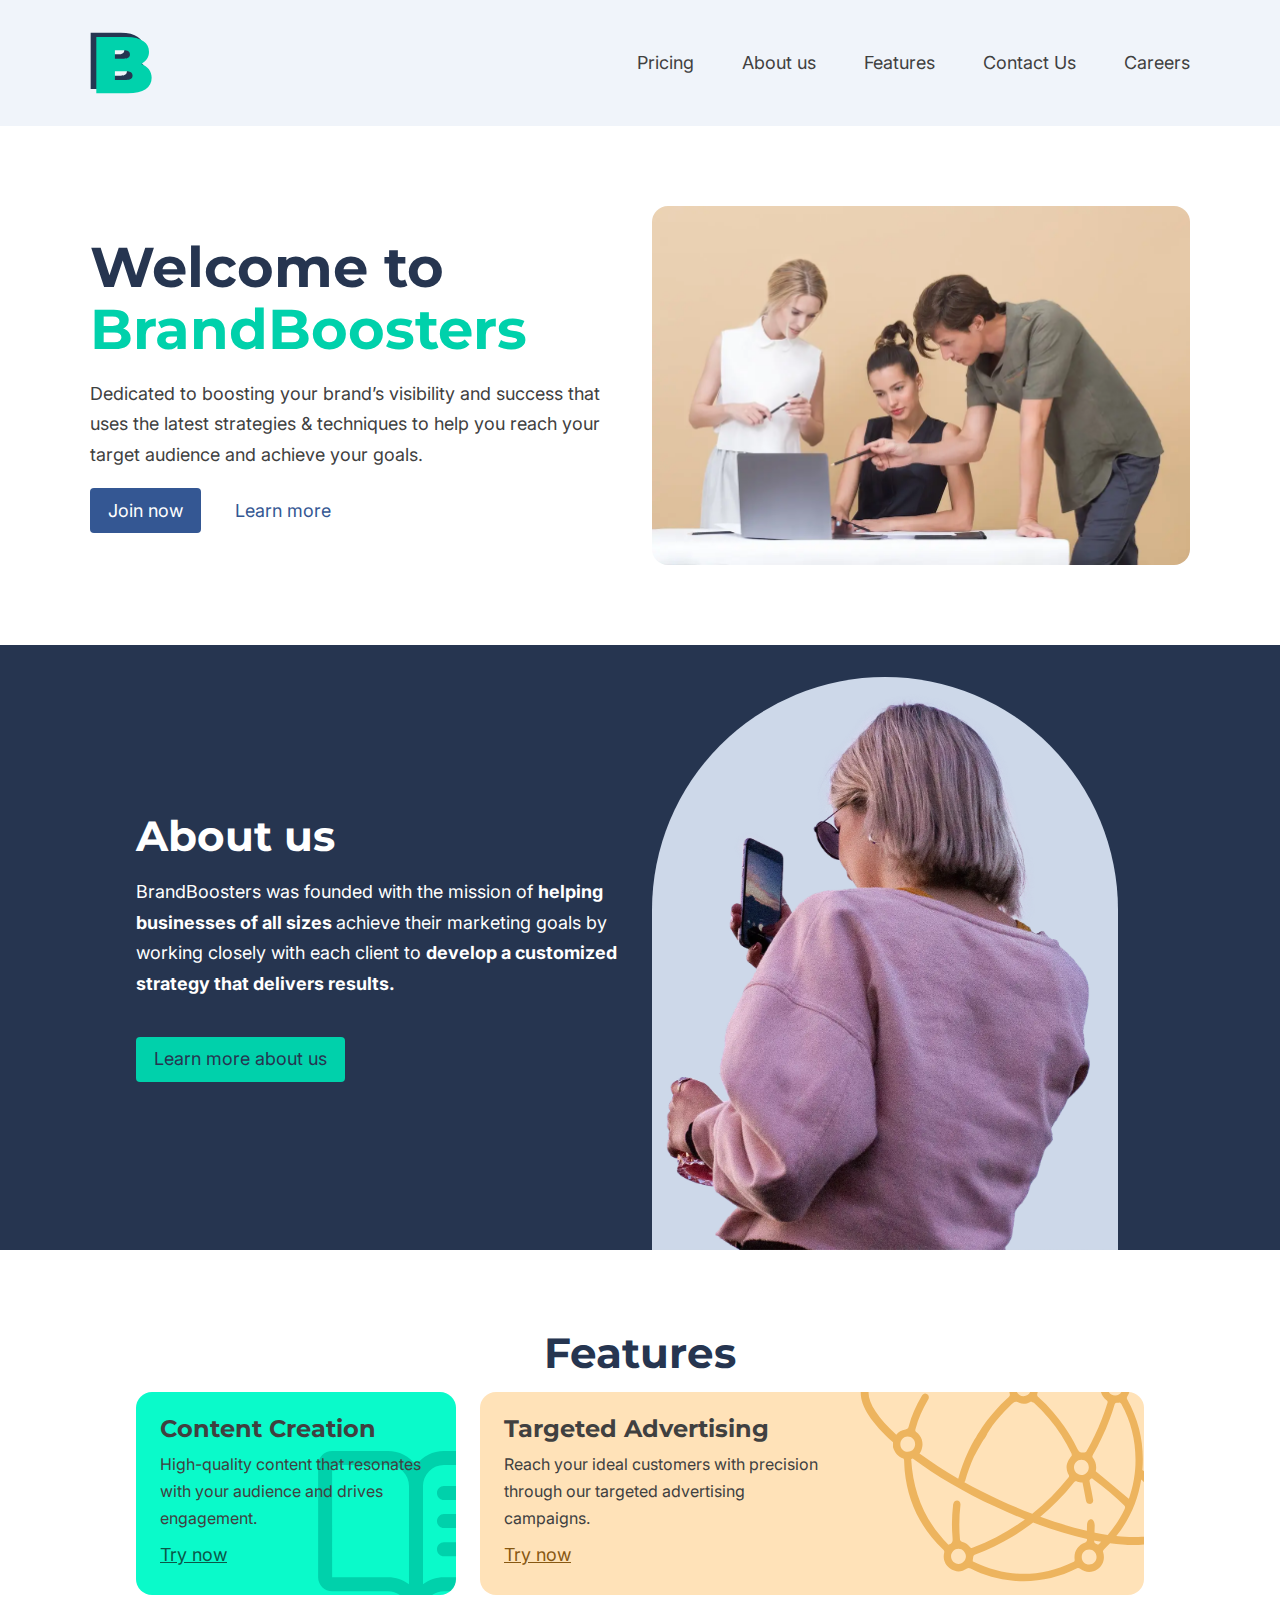
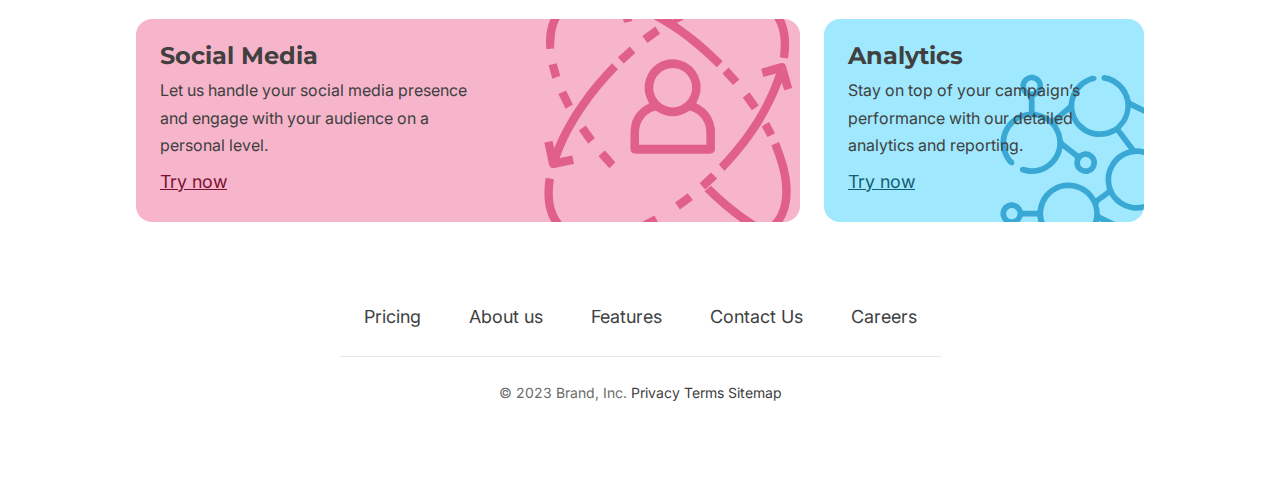
<file: index.html>
<!DOCTYPE html>
<html lang="en">
  <head>
    <meta charset="UTF-8" />
    <link rel="icon" type="image/svg+xml" href="favicon.svg" />
    <meta name="viewport" content="width=device-width, initial-scale=1.0" />
    <link
      href="https://fonts.googleapis.com/css2?family=Inter:wght@400;700&family=Montserrat:wght@700&display=swap"
      rel="stylesheet"
    />
    <title>Homepage</title>
    <link rel="stylesheet" href="./css/main.css" />
    <script src="./main.js" defer></script>
  </head>

  <body>
    <header class="site-header">
      <div class="container" data-type="wide">
        <div class="site-header__inner">
          <!-- nav -->
          <img src="./assets/logo.svg" alt="logo" />
          <nav aria-label="primary navigation">
            <ul class="nav header-nav | flex-group">
              <li><a href="../html/pricing.html">Pricing</a></li>
              <li><a href="./html/about-us.html">About us</a></li>
              <li><a href="#features">Features</a></li>
              <li><a href="./html/pricing.html#contact">Contact Us</a></li>
              <li><a href="#">Careers</a></li>
            </ul>
          </nav>
          <!-- hamburger -->
          <div class="mobile-nav">
            <button class="hamburger"></button>
          </div>
        </div>
      </div>
    </header>

    <main class="homepage" id="homepage">
      <section class="hero | section" id="hero">
        <div class="container" data-type="wide">
          <div class="even-columns vertically-centered">
            <div class="flow">
              <h1 class="heading-1">
                Welcome to
                <span class="clr-brand-accent-400">BrandBoosters</span>
              </h1>
              <p>
                Dedicated to boosting your brand’s visibility and success that
                uses the latest strategies & techniques to help you reach your
                target audience and achieve your goals.
              </p>
              <!-- hero-buttons -->
              <div class="flex-group">
                <a href="" class="button" data-type="primary">Join now</a>
                <a href="./html/about-us.html" class="button">Learn more</a>
              </div>
            </div>

            <div>
              <!-- hero-img -->
              <img
                class="hero__img | border-radius-2"
                src="./assets/group-on-computer.webp"
                alt="group working on a computer"
              />
            </div>
          </div>
        </div>
      </section>

      <section
        class="about | section bg-brand-primary-700 clr-neutral-000"
        id="about"
      >
        <div class="container">
          <div class="even-columns vertically-centered">
            <div class="flow">
              <h2 class="heading-2 clr-neutral-000">About us</h2>
              <p>
                BrandBoosters was founded with the mission of
                <span class="fw-bold">helping businesses of all sizes </span>
                achieve their marketing goals by working closely with each
                client to
                <span class="fw-bold">
                  develop a customized strategy that delivers results.
                </span>
              </p>

              <div>
                <!-- about-button -->
                <a href="./html/about-us.html" class="button" data-type="accent"
                  >Learn more about us</a
                >
              </div>
            </div>

            <div
              class="full-height-image |"
              data-position="right"
              style="--space-top: 2rem"
            >
              <!-- about-img -->
              <img
                class="bg-brand-primary-200 round-top"
                src="./assets/girl-on-phone.webp"
                alt="group working on a computer"
              />
            </div>
          </div>
        </div>
      </section>

      <section class="features | section" id="features">
        <div class="container">
          <h2 class="heading-2 | text-center margin-block-end-4">Features</h2>

          <div class="offset-grid | feature-cards">
            <!-- card 1 -->
            <div class="card | bg-brand-accent-200">
              <h3 class="card__heading">Content Creation</h3>
              <p class="fs-300">
                High-quality content that resonates with your audience and
                drives engagement.
              </p>
              <a href="fs-300">Try now</a>
            </div>
            <!-- card 2-->
            <div class="card | bg-yellow-300">
              <h3 class="card__heading">Targeted Advertising</h3>
              <p class="fs-300">
                Reach your ideal customers with precision through our targeted
                advertising campaigns.
              </p>
              <a href="fs-300">Try now</a>
            </div>
            <!-- card 3 -->
            <div class="card | bg-pink-300">
              <h3 class="card__heading">Social Media</h3>
              <p class="fs-300">
                Let us handle your social media presence and engage with your
                audience on a personal level.
              </p>
              <a href="fs-300">Try now</a>
            </div>
            <!-- card 4 -->
            <div class="card | bg-cyan-300">
              <h3 class="card__heading">Analytics</h3>
              <p class="fs-300">
                Stay on top of your campaign’s performance with our detailed
                analytics and reporting.
              </p>
              <a href="fs-300">Try now</a>
            </div>
          </div>
        </div>
      </section>
    </main>

    <footer class="site-footer |" style="margin-bottom: clamp(3.75rem, 10vh, 5rem);">
      <div class="container">
        <!-- footer-nav -->
        <nav aria-label="primary navigation">
          <ul class="nav | flex-group mx-auto">
            <li><a href="./html/pricing.html">Pricing</a></li>
            <li><a href="./html/about-us.html">About us</a></li>
            <li><a href="#features">Features</a></li>
            <li><a href="../html/pricing.html#contact">Contact Us</a></li>
            <li><a href="#">Careers</a></li>
          </ul>
        </nav>

        <div class="fine-print | fs-200 text-center">
          <p class="fs-200 text-center">
            © 2023 Brand, Inc.
            <a href="#">Privacy</a>
            <a href="#">Terms</a>
            <a href="#">Sitemap</a>
          </p>
        </div>
      </div>
    </footer>
  </body>
</html>
</file>
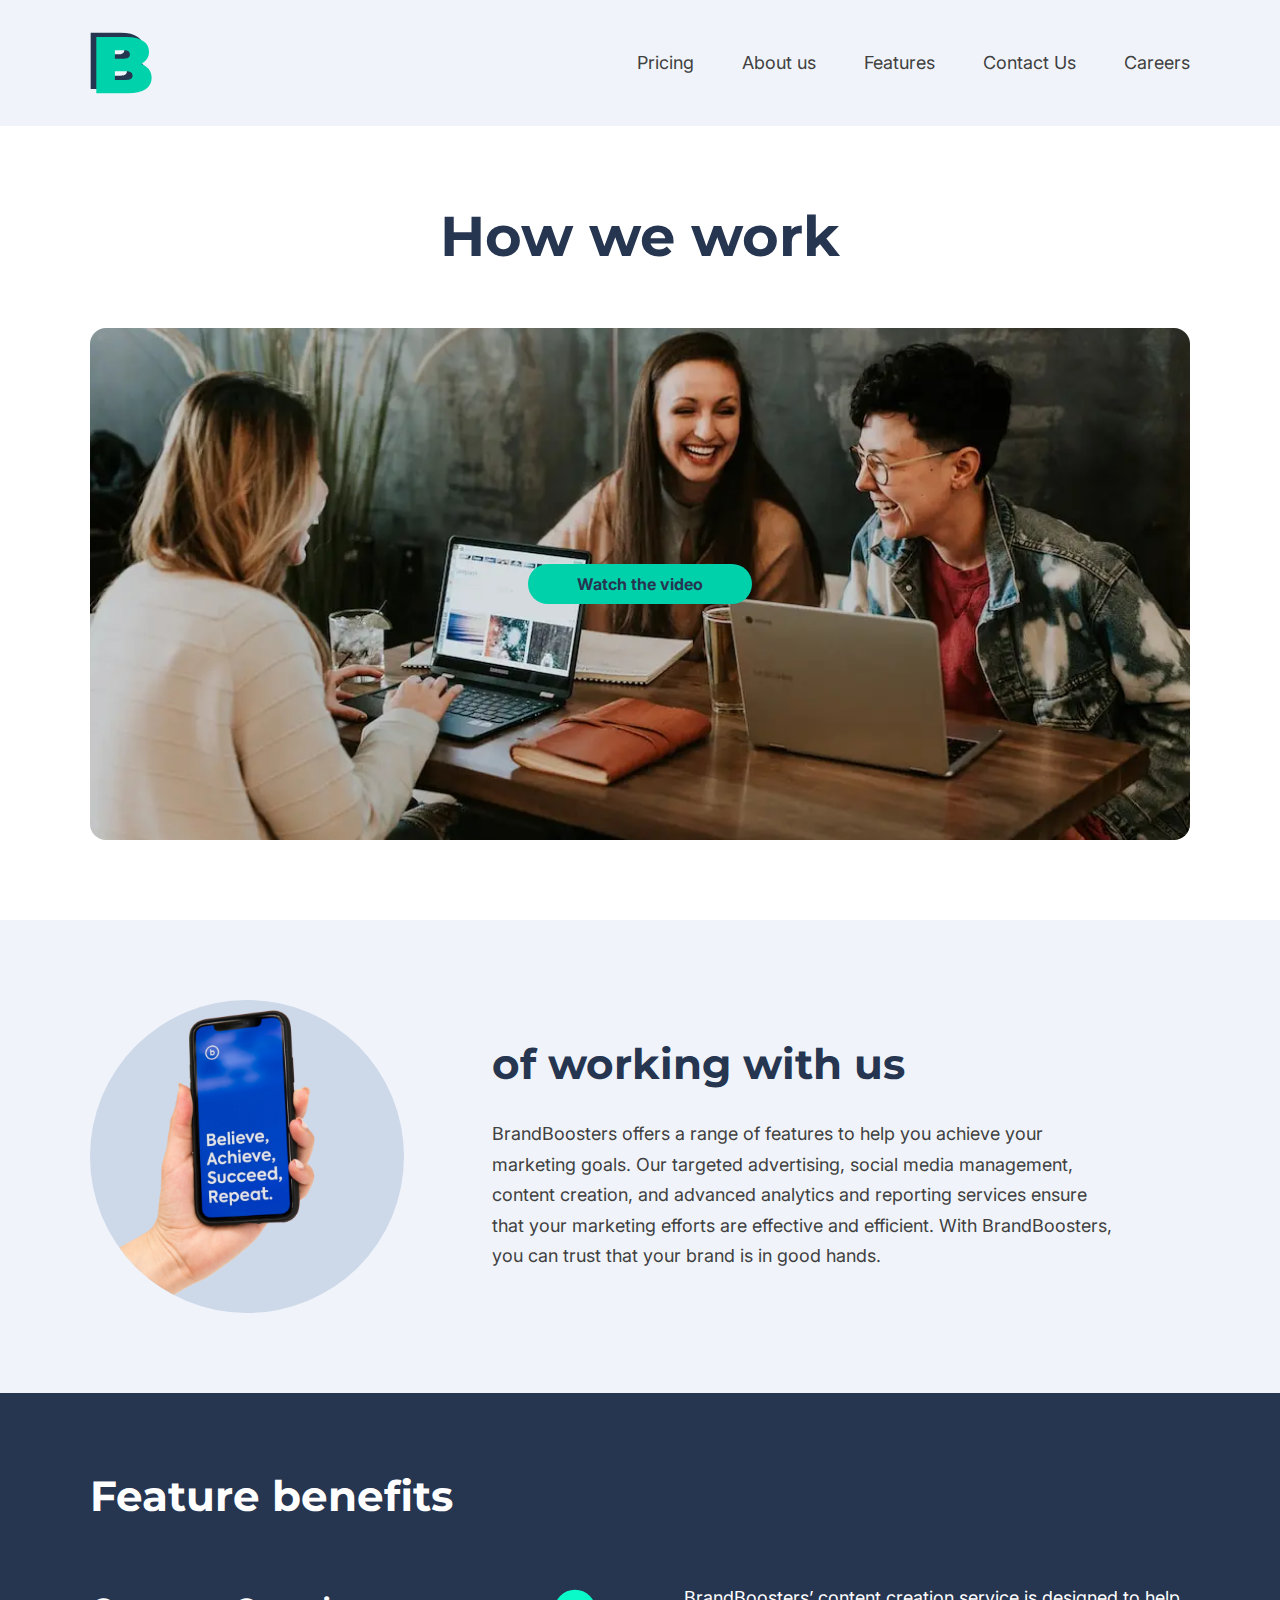
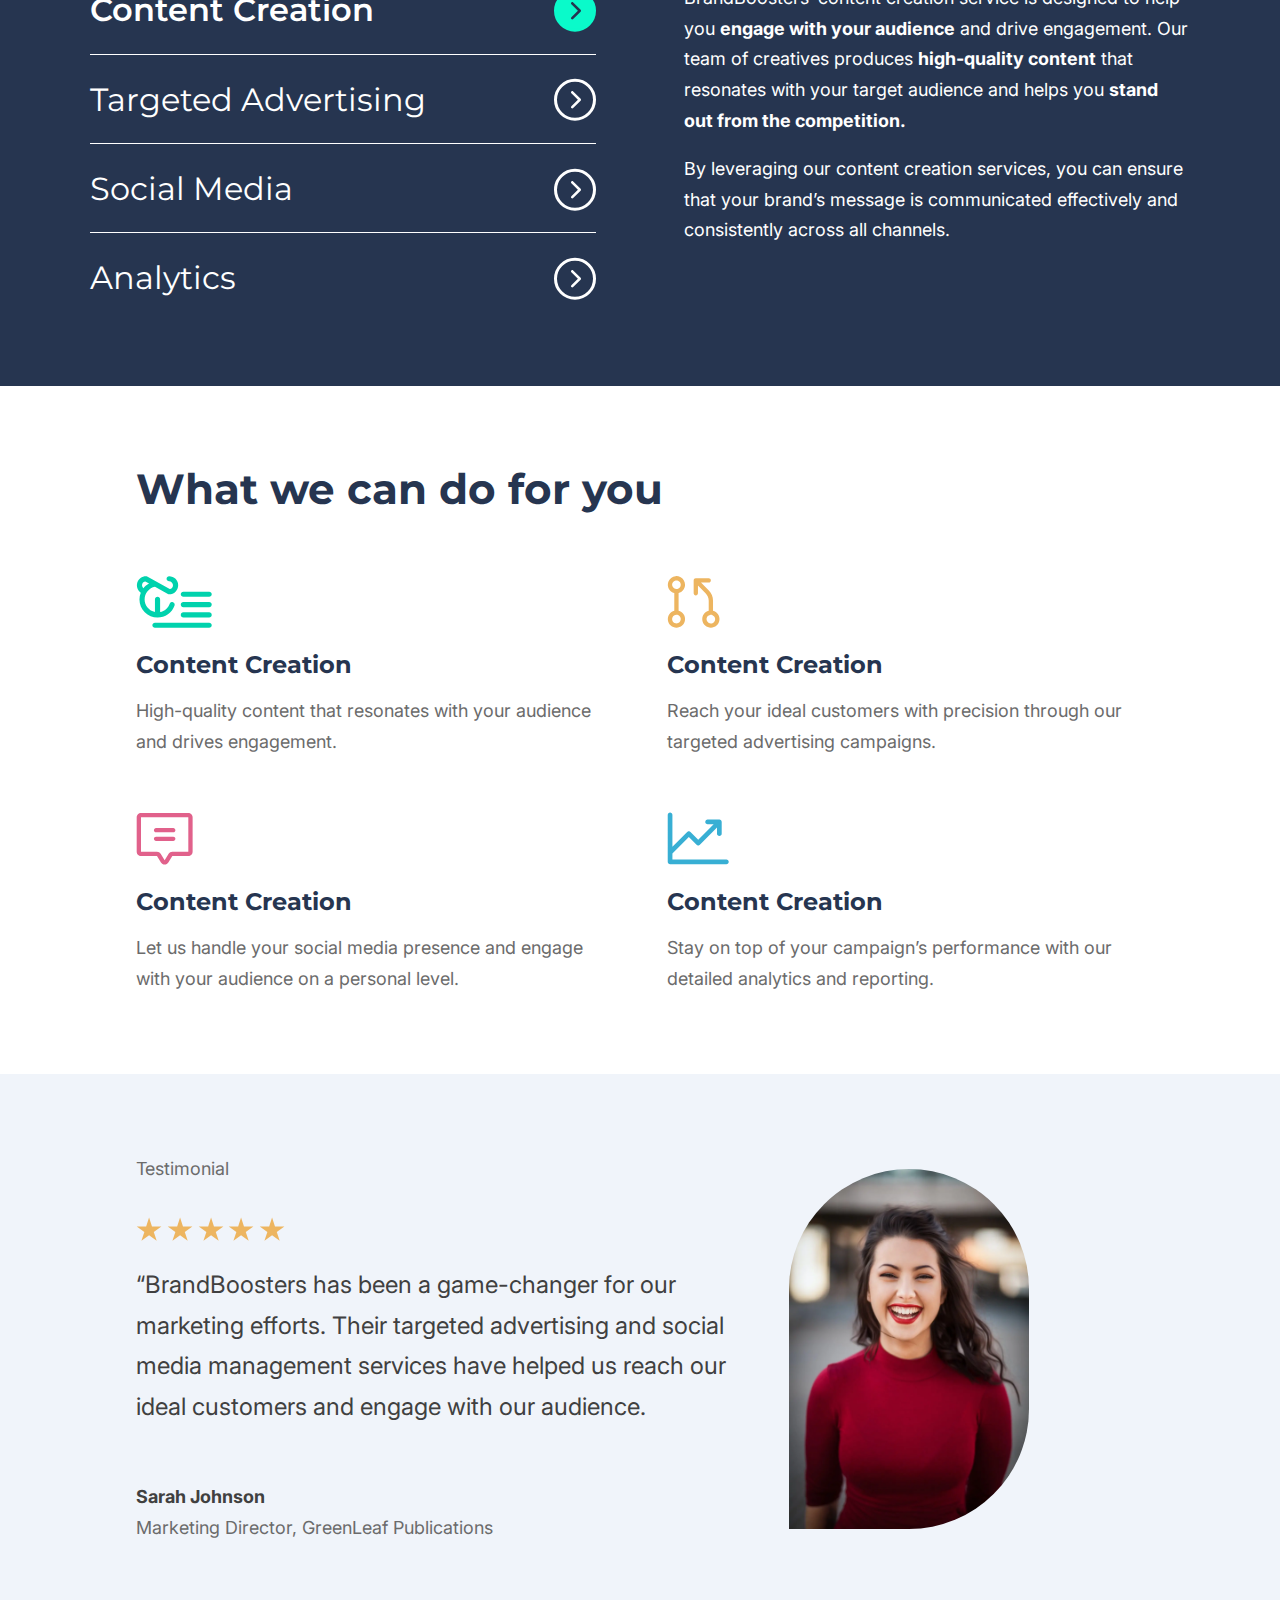
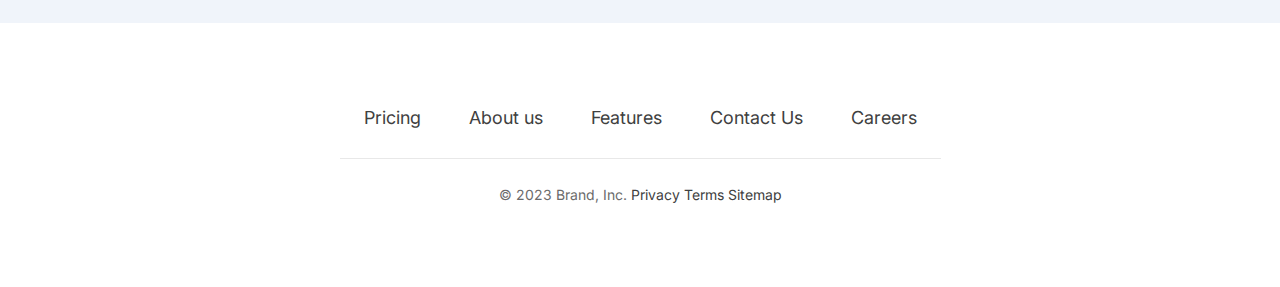
<file: html/about-us.html>
<!DOCTYPE html>
<html lang="en">
  <head>
    <meta charset="UTF-8" />
    <link rel="icon" type="image/svg+xml" href="favicon.svg" />
    <meta name="viewport" content="width=device-width, initial-scale=1.0" />
    <link href="https://fonts.googleapis.com/css2?family=Inter:wght@400;700&family=Montserrat:wght@400;600;700&display=swap" rel="stylesheet">
    <title>About Us</title>
    <link rel="stylesheet" href="../css/main.css" />
    <script src="../main.js" defer></script>
    <script src="../js/about-us.js" defer></script>
  </head>

  <body>
    <header class="site-header">
      <div class="container" data-type="wide">
        <div class="site-header__inner">
          <!-- nav -->
          <img src="../assets/logo.svg" alt="logo" />
          <nav aria-label="primary navigation">
            <ul class="nav header-nav | flex-group">
              <li><a href="./pricing.html">Pricing</a></li>
              <li><a href="#">About us</a></li>
              <li><a href="../index.html#features">Features</a></li>
              <li><a href="./pricing.html#contact">Contact Us</a></li>
              <li><a href="#">Careers</a></li>
            </ul>
          </nav>
          <!-- hamburger -->
          <div class="mobile-nav">
            <button class="hamburger"></button>
          </div>
        </div>
      </div>
    </header>

    <main class="about-us">
      <!-- hero -->
      <section class="hero | section">
        <div class="container" data-type="wide">
          <div class="text-center">
            <h1 class="heading-1">How we work</h1>
          </div>

          <div class="hero__img">
            <img
              class="border-radius-2"
              src="../assets/video-placeholder.webp"
              alt="People working on their laptops at the table"
            />
            <a href="https://www.youtube.com/" class="button" data-type="round"
              >Watch the video</a
            >
          </div>
        </div>
      </section>
      <!-- whoAreWe -->
      <section class="whoAreWe | section bg-brand-primary-100" id="whoAreWe">
        <div class="container" data-type="wide">
          <div class="even-columns | vertically-centered">
            <div class="whoAreWe__information flow">
              <h2 class="heading-2">of working with us</h2>
              <p>
                BrandBoosters offers a range of features to help you achieve
                your marketing goals. Our targeted advertising, social media
                management, content creation, and advanced analytics and
                reporting services ensure that your marketing efforts are
                effective and efficient. With BrandBoosters, you can trust that
                your brand is in good hands.
              </p>
            </div>

            <div class="whoAreWe__img">
              <img
                class="round bg-brand-primary-200"
                src="../assets/phone-in-hand.webp"
                alt="phone in hand"
              />
            </div>
          </div>
        </div>
      </section>

      <section class="benefits | section bg-brand-primary-700" id="benefits">
        <div class="container" data-type="wide">
          <h2 class="heading-2 | clr-neutral-000 margin-block-end-11">Feature benefits</h2>
          <div class="even-columns">
            <div class="benefits__accordion | flow">
             
                <div class="row | flex-group vertically-centered" id="contentCreation" data-type="active">
                  <p>Content Creation</p>
                  <svg width="42" height="43" viewBox="0 0 42 43" fill="none" xmlns="http://www.w3.org/2000/svg">
                    <circle cx="21" cy="21.7498" r="19.5" stroke="white" stroke-width="3" fill=""/>
                    <path fill-rule="evenodd" clip-rule="evenodd" d="M17.3749 13.4047C17.8748 12.9048 18.6852 12.9048 19.1851 13.4047L26.6251 20.8447C27.125 21.3446 27.125 22.155 26.6251 22.6549L19.1851 30.0949C18.6852 30.5948 17.8748 30.5948 17.3749 30.0949C16.875 29.595 16.875 28.7846 17.3749 28.2847L23.9098 21.7498L17.3749 15.2149C16.875 14.715 16.875 13.9046 17.3749 13.4047Z" fill="white"/>
                  </svg>
                </div>

                <div class="row | flex-group vertically-centered" id="advertising">
                  <p>Targeted Advertising</p>
                  <svg width="42" height="43" viewBox="0 0 42 43" fill="none" xmlns="http://www.w3.org/2000/svg">
                    <circle cx="21" cy="21.7498" r="19.5" stroke="white" stroke-width="3" fill=""/>
                    <path fill-rule="evenodd" clip-rule="evenodd" d="M17.3749 13.4047C17.8748 12.9048 18.6852 12.9048 19.1851 13.4047L26.6251 20.8447C27.125 21.3446 27.125 22.155 26.6251 22.6549L19.1851 30.0949C18.6852 30.5948 17.8748 30.5948 17.3749 30.0949C16.875 29.595 16.875 28.7846 17.3749 28.2847L23.9098 21.7498L17.3749 15.2149C16.875 14.715 16.875 13.9046 17.3749 13.4047Z" fill="white"/>
                  </svg>
                </div>

                <div class="row | flex-group vertically-centered" id="socialMedia">
                  <p>Social Media</p>
                  <svg width="42" height="43" viewBox="0 0 42 43" fill="none" xmlns="http://www.w3.org/2000/svg">
                    <circle cx="21" cy="21.7498" r="19.5" stroke="white" stroke-width="3" fill=""/>
                    <path fill-rule="evenodd" clip-rule="evenodd" d="M17.3749 13.4047C17.8748 12.9048 18.6852 12.9048 19.1851 13.4047L26.6251 20.8447C27.125 21.3446 27.125 22.155 26.6251 22.6549L19.1851 30.0949C18.6852 30.5948 17.8748 30.5948 17.3749 30.0949C16.875 29.595 16.875 28.7846 17.3749 28.2847L23.9098 21.7498L17.3749 15.2149C16.875 14.715 16.875 13.9046 17.3749 13.4047Z" fill="white"/>
                  </svg>
                </div>

                <div class="row | flex-group vertically-centered" id="analytics">
                  <p>Analytics</p>
                  <svg width="42" height="43" viewBox="0 0 42 43" fill="none" xmlns="http://www.w3.org/2000/svg">
                    <circle cx="21" cy="21.7498" r="19.5" stroke="white" stroke-width="3" fill=""/>
                    <path fill-rule="evenodd" clip-rule="evenodd" d="M17.3749 13.4047C17.8748 12.9048 18.6852 12.9048 19.1851 13.4047L26.6251 20.8447C27.125 21.3446 27.125 22.155 26.6251 22.6549L19.1851 30.0949C18.6852 30.5948 17.8748 30.5948 17.3749 30.0949C16.875 29.595 16.875 28.7846 17.3749 28.2847L23.9098 21.7498L17.3749 15.2149C16.875 14.715 16.875 13.9046 17.3749 13.4047Z" fill="white"/>
                  </svg>
                </div>
              
            </div>
            <div class="flow">
              <p class="benefits-main-text">
                BrandBoosters’ content creation service is designed to help you <span class="fw-bold">engage with your audience</span> and drive engagement. Our team of creatives produces <span class="fw-bold">high-quality content</span> that resonates with your target audience and helps you <span class="fw-bold">stand out from the competition.</span>
              </p>
                <p class="benefits-secondary-text">
                  By leveraging our content creation services, you can ensure that your brand’s message is communicated effectively and consistently across all channels.
                </p>
            </div>
          </div>
        </div>
      </section>

      <section class="marketing | section" id="marketing">
        <div class="container">
          <h2 class="heading-2 | margin-block-end-11">What we can do for you</h2>
          <div class="even-columns" style="--grid-gap:3em;">
            <div class="col flow-large">
              <div class="flow"> 
                <svg width="76" height="52" viewBox="0 0 76 52" fill="none" xmlns="http://www.w3.org/2000/svg">
                  <path d="M44.7598 18.2734C44.7598 17.5888 45.0317 16.9322 45.5158 16.4482C45.9999 15.9641 46.6564 15.6921 47.341 15.6921H73.1536C73.8382 15.6921 74.4947 15.9641 74.9788 16.4482C75.4629 16.9322 75.7348 17.5888 75.7348 18.2734C75.7348 18.958 75.4629 19.6145 74.9788 20.0986C74.4947 20.5827 73.8382 20.8546 73.1536 20.8546H47.341C46.6564 20.8546 45.9999 20.5827 45.5158 20.0986C45.0317 19.6145 44.7598 18.958 44.7598 18.2734ZM73.1536 26.0171H47.341C46.6564 26.0171 45.9999 26.2891 45.5158 26.7732C45.0317 27.2572 44.7598 27.9138 44.7598 28.5984C44.7598 29.283 45.0317 29.9395 45.5158 30.4236C45.9999 30.9077 46.6564 31.1796 47.341 31.1796H73.1536C73.8382 31.1796 74.4947 30.9077 74.9788 30.4236C75.4629 29.9395 75.7348 29.283 75.7348 28.5984C75.7348 27.9138 75.4629 27.2572 74.9788 26.7732C74.4947 26.2891 73.8382 26.0171 73.1536 26.0171ZM73.1536 36.3422H47.341C46.6564 36.3422 45.9999 36.6141 45.5158 37.0982C45.0317 37.5823 44.7598 38.2388 44.7598 38.9234C44.7598 39.608 45.0317 40.2646 45.5158 40.7486C45.9999 41.2327 46.6564 41.5047 47.341 41.5047H73.1536C73.8382 41.5047 74.4947 41.2327 74.9788 40.7486C75.4629 40.2646 75.7348 39.608 75.7348 38.9234C75.7348 38.2388 75.4629 37.5823 74.9788 37.0982C74.4947 36.6141 73.8382 36.3422 73.1536 36.3422ZM73.1536 46.6672H18.9472C18.2626 46.6672 17.6061 46.9391 17.122 47.4232C16.6379 47.9073 16.366 48.5638 16.366 49.2484C16.366 49.933 16.6379 50.5896 17.122 51.0736C17.6061 51.5577 18.2626 51.8297 18.9472 51.8297H73.1536C73.8382 51.8297 74.4947 51.5577 74.9788 51.0736C75.4629 50.5896 75.7348 49.933 75.7348 49.2484C75.7348 48.5638 75.4629 47.9073 74.9788 47.4232C74.4947 46.9391 73.8382 46.6672 73.1536 46.6672ZM21.5285 41.5047C16.7379 41.4995 12.145 39.5942 8.7576 36.2068C5.37016 32.8193 3.46484 28.2264 3.45971 23.4359C3.45796 21.1126 3.90837 18.8113 4.78583 16.6601C3.20683 15.5638 2.01865 13.9925 1.39404 12.1745C0.769436 10.3566 0.740966 8.38678 1.31277 6.55154C1.88458 4.71629 3.02685 3.11127 4.57351 1.96982C6.12017 0.828364 7.9906 0.209989 9.91285 0.204596C10.3519 0.203664 10.7839 0.314716 11.168 0.527252L33.7314 13.0625C34.6912 12.9094 35.5584 12.4009 36.1606 11.6379C36.7629 10.875 37.0561 9.91347 36.9822 8.94431C36.9082 7.97515 36.4724 7.06925 35.7614 6.40654C35.0504 5.74383 34.1161 5.37279 33.1441 5.3671C32.4595 5.3671 31.803 5.09515 31.3189 4.61107C30.8348 4.12699 30.5629 3.47044 30.5629 2.78585C30.5629 2.10126 30.8348 1.44471 31.3189 0.960628C31.803 0.476549 32.4595 0.204596 33.1441 0.204596C35.5402 0.204596 37.8381 1.15643 39.5324 2.85071C41.2267 4.54498 42.1785 6.84292 42.1785 9.23899C42.1785 11.6351 41.2267 13.933 39.5324 15.6273C37.8381 17.3215 35.5402 18.2734 33.1441 18.2734C32.7051 18.2743 32.2731 18.1633 31.889 17.9507L18.9827 10.7845C16.0626 11.3713 13.4353 12.95 11.5464 15.2529C9.65745 17.5559 8.6232 20.4413 8.61902 23.4198C8.61484 26.3983 9.64099 29.2865 11.5234 31.5948C13.4059 33.903 16.0288 35.4891 18.9472 36.084V23.4359C18.9472 22.7513 19.2192 22.0947 19.7033 21.6107C20.1874 21.1266 20.8439 20.8546 21.5285 20.8546C22.2131 20.8546 22.8696 21.1266 23.3537 21.6107C23.8378 22.0947 24.1097 22.7513 24.1097 23.4359V36.0808C26.2918 35.6336 28.3213 34.6305 30.0019 33.1687C31.6825 31.7069 32.9571 29.8359 33.7023 27.7369C33.9393 27.103 34.4159 26.5875 35.0292 26.3015C35.6426 26.0154 36.3438 25.9817 36.9818 26.2077C37.6197 26.4336 38.1434 26.901 38.4401 27.5093C38.7368 28.1176 38.7827 28.8181 38.568 29.4599C37.3184 32.9808 35.0098 36.0287 31.9589 38.1853C28.9081 40.3418 25.2646 41.5014 21.5285 41.5047ZM7.40581 12.1881C8.94798 10.2518 10.8694 8.65097 13.0523 7.48373L9.32562 5.41228C8.591 5.52268 7.90366 5.84209 7.34558 6.33239C6.7875 6.82269 6.38225 7.46319 6.17817 8.17747C5.97409 8.89175 5.9798 9.64966 6.19461 10.3608C6.40943 11.0719 6.82428 11.7062 7.38967 12.1881H7.40581Z" fill="#00D2AD"/>
                  </svg>
                  <h3 class="heading-3">Content Creation</h3>
                  <p class="clr-neutral-400">High-quality content that resonates with your audience and drives engagement.</p>
              </div>

              <div class="flow">
                <svg width="57" height="53" viewBox="0 0 57 53" fill="none" xmlns="http://www.w3.org/2000/svg">
                  <path d="M17.8987 18.1985C17.8987 17.6281 18.1254 17.0809 18.5287 16.6775C18.9321 16.2742 19.4793 16.0475 20.0497 16.0475H37.2578C37.8283 16.0475 38.3754 16.2742 38.7788 16.6775C39.1822 17.0809 39.4088 17.6281 39.4088 18.1985C39.4088 18.769 39.1822 19.3161 38.7788 19.7195C38.3754 20.1229 37.8283 20.3495 37.2578 20.3495H20.0497C19.4793 20.3495 18.9321 20.1229 18.5287 19.7195C18.1254 19.3161 17.8987 18.769 17.8987 18.1985ZM20.0497 28.9536H37.2578C37.8283 28.9536 38.3754 28.727 38.7788 28.3236C39.1822 27.9202 39.4088 27.3731 39.4088 26.8026C39.4088 26.2321 39.1822 25.685 38.7788 25.2816C38.3754 24.8782 37.8283 24.6516 37.2578 24.6516H20.0497C19.4793 24.6516 18.9321 24.8782 18.5287 25.2816C18.1254 25.685 17.8987 26.2321 17.8987 26.8026C17.8987 27.3731 18.1254 27.9202 18.5287 28.3236C18.9321 28.727 19.4793 28.9536 20.0497 28.9536ZM56.6169 5.29249V39.7086C56.6169 40.8496 56.1636 41.9438 55.3568 42.7506C54.5501 43.5574 53.4558 44.0106 52.3149 44.0106H36.3248L32.3347 50.5416C31.9506 51.176 31.4091 51.7003 30.7626 52.0637C30.1162 52.4271 29.3868 52.6172 28.6452 52.6156C27.9036 52.6139 27.175 52.4206 26.5302 52.0544C25.8853 51.6882 25.3461 51.1615 24.9648 50.5255L20.9827 44.0106H4.99269C3.85172 44.0106 2.75749 43.5574 1.9507 42.7506C1.14392 41.9438 0.690674 40.8496 0.690674 39.7086V5.29249C0.690674 4.15153 1.14392 3.05729 1.9507 2.25051C2.75749 1.44373 3.85172 0.990479 4.99269 0.990479H52.3149C53.4558 0.990479 54.5501 1.44373 55.3568 2.25051C56.1636 3.05729 56.6169 4.15153 56.6169 5.29249ZM52.3149 5.29249H4.99269V39.7086H20.9827C21.7233 39.7106 22.451 39.9027 23.096 40.2666C23.7411 40.6306 24.2818 41.1541 24.6663 41.787L28.6538 48.3126L32.6385 41.7736C33.0248 41.1426 33.5666 40.6213 34.212 40.2598C34.8575 39.8982 35.585 39.7084 36.3248 39.7086H52.3149V5.29249Z" fill="#E1618B"/>
                  </svg>
                  <h3 class="heading-3">Content Creation</h3>
                  <p class="clr-neutral-400">Let us handle your social media presence and engage with your audience on a personal level.</p>
              </div>
            </div>

            <div class="col flow-large">
              <div class="flow">
                <svg width="53" height="52" viewBox="0 0 53 52" fill="none" xmlns="http://www.w3.org/2000/svg">
                  <path d="M18.0482 8.69431C18.0474 7.08495 17.5953 5.50807 16.7433 4.14275C15.8913 2.77742 14.6735 1.67837 13.2282 0.970408C11.7829 0.262446 10.1681 -0.0260546 8.56709 0.137671C6.96608 0.301396 5.44306 0.910784 4.171 1.89663C2.89894 2.88248 1.92881 4.20528 1.3708 5.71479C0.812779 7.22431 0.689232 8.86006 1.01419 10.4363C1.33915 12.0125 2.09958 13.466 3.20914 14.6317C4.31869 15.7974 5.7329 16.6287 7.29115 17.031V34.7801C5.26311 35.3038 3.49567 36.5491 2.32011 38.2826C1.14456 40.0162 0.641602 42.119 0.905524 44.1968C1.16945 46.2747 2.18213 48.185 3.75374 49.5696C5.32536 50.9542 7.34801 51.7181 9.44256 51.7181C11.5371 51.7181 13.5598 50.9542 15.1314 49.5696C16.703 48.185 17.7157 46.2747 17.9796 44.1968C18.2435 42.119 17.7406 40.0162 16.565 38.2826C15.3895 36.5491 13.622 35.3038 11.594 34.7801V17.031C13.4406 16.5514 15.0759 15.4728 16.2439 13.9642C17.4118 12.4556 18.0464 10.6022 18.0482 8.69431ZM13.7454 43.1168C13.7454 43.9678 13.493 44.7997 13.0202 45.5073C12.5474 46.2149 11.8754 46.7664 11.0892 47.0921C10.3029 47.4178 9.43779 47.503 8.60312 47.337C7.76846 47.1709 7.00177 46.7611 6.40001 46.1594C5.79825 45.5576 5.38845 44.7909 5.22243 43.9563C5.0564 43.1216 5.14161 42.2564 5.46728 41.4702C5.79295 40.684 6.34445 40.012 7.05205 39.5392C7.75964 39.0664 8.59155 38.814 9.44256 38.814C10.5837 38.814 11.6782 39.2673 12.4851 40.0743C13.292 40.8812 13.7454 41.9756 13.7454 43.1168ZM9.44256 12.9971C8.59155 12.9971 7.75964 12.7448 7.05205 12.272C6.34445 11.7992 5.79295 11.1272 5.46728 10.3409C5.14161 9.55469 5.0564 8.68954 5.22243 7.85487C5.38845 7.02021 5.79825 6.25352 6.40001 5.65176C7.00177 5.05 7.76846 4.6402 8.60312 4.47417C9.43779 4.30815 10.3029 4.39336 11.0892 4.71903C11.8754 5.0447 12.5474 5.5962 13.0202 6.30379C13.493 7.01139 13.7454 7.84329 13.7454 8.69431C13.7454 9.83549 13.292 10.9299 12.4851 11.7369C11.6782 12.5438 10.5837 12.9971 9.44256 12.9971ZM46.0165 34.7801V24.7976C46.0215 22.8191 45.6343 20.8593 44.8773 19.0314C44.1203 17.2035 43.0084 15.5437 41.6061 14.1481L33.9982 6.5429H41.7137C42.2843 6.5429 42.8315 6.31624 43.2349 5.91277C43.6384 5.5093 43.8651 4.96208 43.8651 4.3915C43.8651 3.82091 43.6384 3.27369 43.2349 2.87022C42.8315 2.46676 42.2843 2.24009 41.7137 2.24009H28.8052C28.2346 2.24009 27.6874 2.46676 27.2839 2.87022C26.8805 3.27369 26.6538 3.82091 26.6538 4.3915V17.2999C26.6538 17.8705 26.8805 18.4177 27.2839 18.8212C27.6874 19.2247 28.2346 19.4513 28.8052 19.4513C29.3758 19.4513 29.923 19.2247 30.3265 18.8212C30.73 18.4177 30.9566 17.8705 30.9566 17.2999V9.58445L38.5619 17.1924C39.5643 18.1884 40.359 19.3736 40.9001 20.6791C41.4411 21.9845 41.7176 23.3844 41.7137 24.7976V34.7801C39.6856 35.3038 37.9182 36.5491 36.7426 38.2826C35.5671 40.0162 35.0641 42.119 35.328 44.1968C35.592 46.2747 36.6046 48.185 38.1763 49.5696C39.7479 50.9542 41.7705 51.7181 43.8651 51.7181C45.9596 51.7181 47.9823 50.9542 49.5539 49.5696C51.1255 48.185 52.1382 46.2747 52.4021 44.1968C52.666 42.119 52.1631 40.0162 50.9875 38.2826C49.812 36.5491 48.0445 35.3038 46.0165 34.7801ZM43.8651 47.4196C43.0141 47.4196 42.1821 47.1673 41.4746 46.6945C40.767 46.2217 40.2155 45.5497 39.8898 44.7634C39.5641 43.9772 39.4789 43.112 39.6449 42.2774C39.811 41.4427 40.2208 40.676 40.8225 40.0743C41.4243 39.4725 42.191 39.0627 43.0256 38.8967C43.8603 38.7307 44.7255 38.8159 45.5117 39.1415C46.2979 39.4672 46.9699 40.0187 47.4427 40.7263C47.9155 41.4339 48.1679 42.2658 48.1679 43.1168C48.1679 44.258 47.7146 45.3524 46.9076 46.1594C46.1007 46.9663 45.0062 47.4196 43.8651 47.4196Z" fill="#EDB560"/>
                  </svg>
                  <h3 class="heading-3">Content Creation</h3>
                  <p class="clr-neutral-400">Reach your ideal customers with precision through our targeted advertising campaigns.</p>
              </div>
                
              <div class="flow">
                  <svg width="62" height="53" viewBox="0 0 62 53" fill="none" xmlns="http://www.w3.org/2000/svg">
                    <path d="M61.7349 49.8085C61.7349 50.4309 61.4876 51.0277 61.0476 51.4678C60.6075 51.9079 60.0106 52.1551 59.3883 52.1551H3.06998C2.44763 52.1551 1.85076 51.9079 1.41069 51.4678C0.970618 51.0277 0.723389 50.4309 0.723389 49.8085V2.87662C0.723389 2.25427 0.970618 1.6574 1.41069 1.21733C1.85076 0.77726 2.44763 0.530029 3.06998 0.530029C3.69234 0.530029 4.2892 0.77726 4.72928 1.21733C5.16935 1.6574 5.41658 2.25427 5.41658 2.87662V34.758L20.1825 19.9892C20.4005 19.771 20.6593 19.5979 20.9441 19.4798C21.229 19.3617 21.5344 19.3009 21.8427 19.3009C22.1511 19.3009 22.4565 19.3617 22.7413 19.4798C23.0262 19.5979 23.285 19.771 23.503 19.9892L31.2291 27.7183L46.6844 12.263H40.6155C39.9931 12.263 39.3963 12.0158 38.9562 11.5757C38.5161 11.1356 38.2689 10.5388 38.2689 9.91641C38.2689 9.29405 38.5161 8.69719 38.9562 8.25712C39.3963 7.81704 39.9931 7.56981 40.6155 7.56981H52.3485C52.9708 7.56981 53.5677 7.81704 54.0078 8.25712C54.4478 8.69719 54.6951 9.29405 54.6951 9.91641V21.6494C54.6951 22.2717 54.4478 22.8686 54.0078 23.3087C53.5677 23.7487 52.9708 23.996 52.3485 23.996C51.7261 23.996 51.1293 23.7487 50.6892 23.3087C50.2491 22.8686 50.0019 22.2717 50.0019 21.6494V15.5805L32.8893 32.696C32.6714 32.9142 32.4126 33.0872 32.1277 33.2053C31.8429 33.3234 31.5375 33.3842 31.2291 33.3842C30.9207 33.3842 30.6154 33.3234 30.3305 33.2053C30.0456 33.0872 29.7868 32.9142 29.5689 32.696L21.8427 24.9669L5.41658 41.393V47.4619H59.3883C60.0106 47.4619 60.6075 47.7092 61.0476 48.1492C61.4876 48.5893 61.7349 49.1862 61.7349 49.8085Z" fill="#38AFD4"/>
                    </svg>
                    <h3 class="heading-3">Content Creation</h3>
                  <p class="clr-neutral-400">Stay on top of your campaign’s performance with our detailed analytics and reporting.</p> 
              </div>
            </div>
          </div>
        </div>
      </section>

      <section class="testimonials | section bg-brand-primary-100" id="testimonials">
        <div class="container">
          <div class="testimonial | even-columns vertically-centered" style="--grid-gap:3rem;">
            <div>
              <h2>Testimonial</h2>

              <div class="flow-large">
                <div class="testimonial__review | flow">
                  <div class="flex-group" style="--flex-column-gap:.3rem;">
                    <img src="../assets/review-star.svg" alt="review star">
                    <img src="../assets/review-star.svg" alt="review star">
                    <img src="../assets/review-star.svg" alt="review star">
                    <img src="../assets/review-star.svg" alt="review star">
                    <img src="../assets/review-star.svg" alt="review star">
                  </div>
                  <p>
                    “BrandBoosters has been a game-changer for our marketing efforts. Their targeted advertising and social media management services have helped us reach our ideal customers and engage with our audience.
                  </p>
                </div>
                <div class="testimonial__information">
                  <h3>Sarah Johnson</h3>
                  <p>Marketing Director, GreenLeaf Publications</p>
                </div>
              </div>
            </div>

            <div class="testimonial__image">
              <img class="round-kwarter" src="../assets/girl-smiling.webp" alt="girl smilling">
            </div>
          </div>
        </div>
      </section>
    </main>

    <footer class="site-footer | section">
      <div class="container">
        <!-- footer-nav -->
        <nav aria-label="primary navigation">
          <ul class="nav | flex-group mx-auto">
            <li><a href="./pricing.html">Pricing</a></li>
            <li><a href="#about">About us</a></li>
            <li><a href="../index.html#features">Features</a></li>
            <li><a href="./pricing.html#contact">Contact Us</a></li>
            <li><a href="#">Careers</a></li>
          </ul>
        </nav>

        <div class="fine-print | fs-200 text-center">
          <p class="fs-200 text-center">
            © 2023 Brand, Inc.
            <a href="#">Privacy</a>
            <a href="#">Terms</a>
            <a href="#">Sitemap</a>
          </p>
        </div>
      </div>
    </footer>
  </body>
</html>
</file>
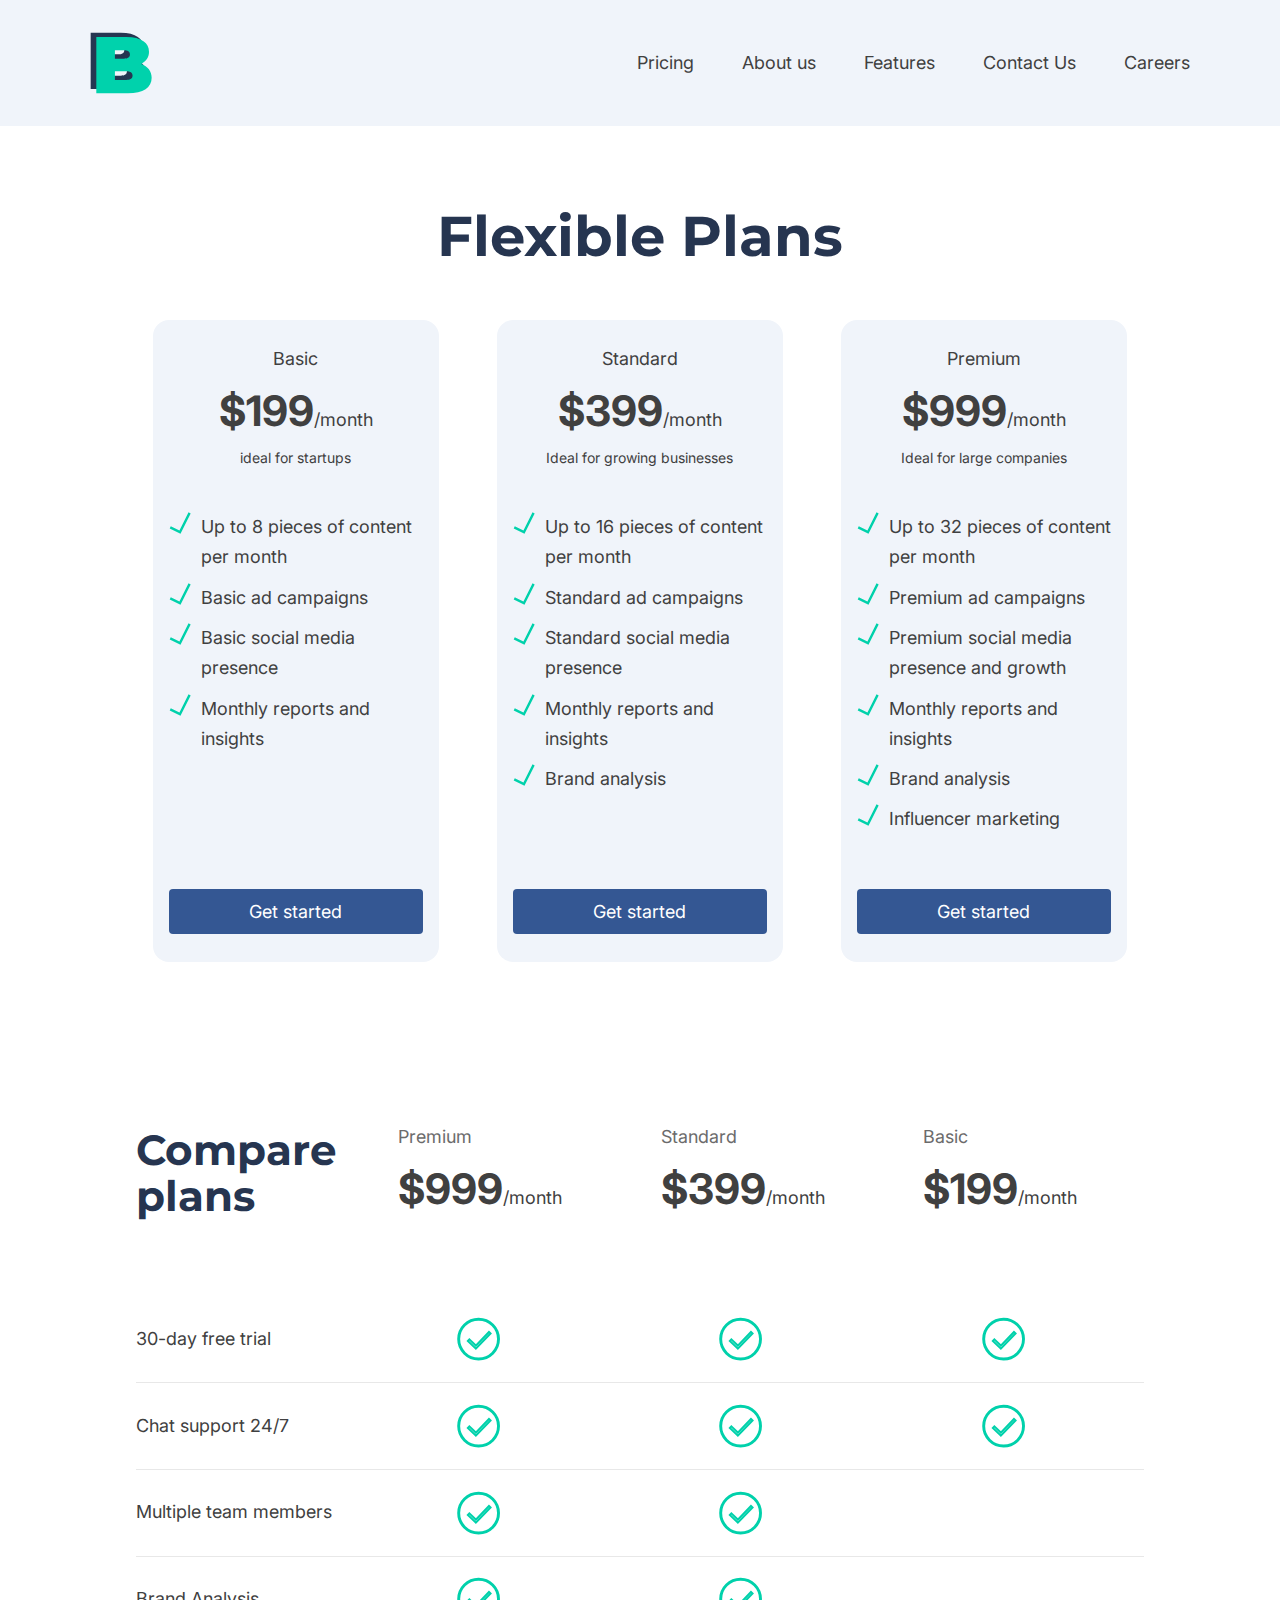
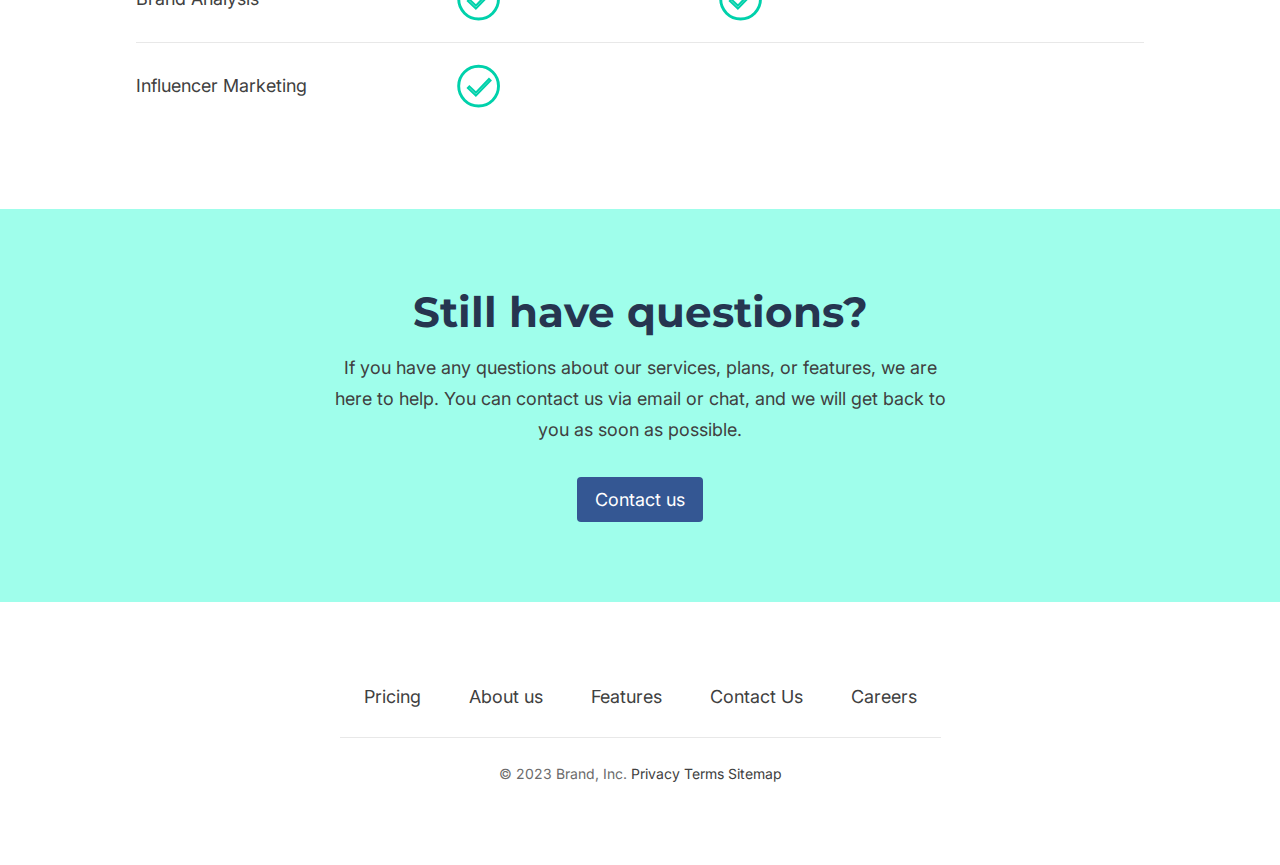
<file: html/pricing.html>
<!DOCTYPE html>
<html lang="en">
  <head>
    <meta charset="UTF-8" />
    <link rel="icon" type="image/svg+xml" href="favicon.svg" />
    <meta name="viewport" content="width=device-width, initial-scale=1.0" />
    <link href="https://fonts.googleapis.com/css2?family=Inter:wght@400;700&family=Montserrat:wght@400;600;700&display=swap" rel="stylesheet">
    <title>About Us</title>
    <link rel="stylesheet" href="../css/main.css" />
    <script src="../main.js" defer></script>
    <script src="../js/about-us.js" defer></script>
  </head>

  <body>
    <header class="site-header">
      <div class="container" data-type="wide">
        <div class="site-header__inner">
          <!-- nav -->
          <img src="../assets/logo.svg" alt="logo" />
          <nav aria-label="primary navigation">
            <ul class="nav header-nav | flex-group">
              <li><a href="#">Pricing</a></li>
              <li><a href="./about-us.html">About us</a></li>
              <li><a href="../index.html#features">Features</a></li>
              <li><a href="#contact">Contact Us</a></li>
              <li><a href="#">Careers</a></li>
            </ul>
          </nav>
          <!-- hamburger -->
          <div class="mobile-nav">
            <button class="hamburger"></button>
          </div>
        </div>
      </div>
    </header>

    <main class="pricing">
      <!-- price plan -->
      <section class=" | section">
        <div class="container">
          <div class="text-center">
            <h1 class="heading-1">Flexible Plans</h1>
          </div>

          <div class="grid-auto-fit |">
            <div class="price-plan">
              <div class="container">
                  <div class="price-plan__price  | price-tag">
                      <h2>Basic</h2>
                      <p><span>$199</span>/month</p>
                      <p class="fs-200">ideal for startups</p>
                  </div>
                  <div class="price-plan__wrapper | flow">
                      <div class="price-plan__service">
                          <svg class="checkmark" viewBox="0 0 24 24">
                              <use xlink:href="#checkmark"></use>
                            </svg>
                            <p>Up to 8 pieces of content per month</p>
                      </div>
                      <div class="price-plan__service">
                          <svg class="checkmark" viewBox="0 0 24 24">
                              <use xlink:href="#checkmark"></use>
                            </svg>
                            <p>Basic ad campaigns</p>
                      </div>
                      <div class="price-plan__service">
                          <svg class="checkmark" viewBox="0 0 24 24">
                              <use xlink:href="#checkmark"></use>
                            </svg>
                            <p>Basic social media presence</p>
                      </div>
                      <div class="price-plan__service">
                          <svg class="checkmark" viewBox="0 0 24 24">
                              <use xlink:href="#checkmark"></use>
                            </svg>
                            <p>Monthly reports and insights</p>
                      </div>
                  </div>
                  <button class="button" data-type="primary">Get started</button>
               </div>
              </div>

              <div class="price-plan">
                <div class="container">
                    <div class="price-plan__price | price-tag">
                        <h2>Standard</h2>
                        <p><span>$399</span>/month</p>
                        <p class="fs-200">Ideal for growing businesses</p>
                    </div>
                    <div class="price-plan__wrapper | flow">
                        <div class="price-plan__service">
                            <svg class="checkmark" viewBox="0 0 24 24">
                                <use xlink:href="#checkmark"></use>
                              </svg>
                              <p>Up to 16 pieces of content per month</p>
                        </div>
                        <div class="price-plan__service">
                            <svg class="checkmark" viewBox="0 0 24 24">
                                <use xlink:href="#checkmark"></use>
                              </svg>
                              <p>Standard ad campaigns</p>
                        </div>
                        <div class="price-plan__service">
                            <svg class="checkmark" viewBox="0 0 24 24">
                                <use xlink:href="#checkmark"></use>
                              </svg>
                              <p>Standard social media presence</p>
                        </div>
                        <div class="price-plan__service">
                            <svg class="checkmark" viewBox="0 0 24 24">
                                <use xlink:href="#checkmark"></use>
                              </svg>
                              <p>Monthly reports and insights</p>
                        </div>

                        <div class="price-plan__service">
                          <svg class="checkmark" viewBox="0 0 24 24">
                              <use xlink:href="#checkmark"></use>
                            </svg>
                            <p>Brand analysis</p>
                      </div>
                    </div>
                    <button class="button" data-type="primary">Get started</button>
                 </div>
                </div>

                <div class="price-plan">
                  <div class="container">
                      <div class="price-plan__price | price-tag">
                          <h2>Premium</h2>
                          <p><span>$999</span>/month</p>
                          <p class="fs-200">Ideal for large companies</p>
                      </div>
                      <div class="price-plan__wrapper | flow">
                          <div class="price-plan__service">
                              <svg class="checkmark" viewBox="0 0 24 24">
                                  <use xlink:href="#checkmark"></use>
                                </svg>
                                <p>Up to 32 pieces of content per month</p>
                          </div>
                          <div class="price-plan__service">
                              <svg class="checkmark" viewBox="0 0 24 24">
                                  <use xlink:href="#checkmark"></use>
                                </svg>
                                <p>Premium ad campaigns</p>
                          </div>
                          <div class="price-plan__service">
                              <svg class="checkmark" viewBox="0 0 24 24">
                                  <use xlink:href="#checkmark"></use>
                                </svg>
                                <p>Premium social media presence and growth</p>
                          </div>
                          <div class="price-plan__service">
                              <svg class="checkmark" viewBox="0 0 24 24">
                                  <use xlink:href="#checkmark"></use>
                                </svg>
                                <p>Monthly reports and insights</p>
                          </div>
                          <div class="price-plan__service">
                            <svg class="checkmark" viewBox="0 0 24 24">
                                <use xlink:href="#checkmark"></use>
                              </svg>
                              <p>Brand analysis</p>
                        </div>
                        <div class="price-plan__service">
                          <svg class="checkmark" viewBox="0 0 24 24">
                              <use xlink:href="#checkmark"></use>
                            </svg>
                            <p>Influencer marketing</p>
                      </div>
                      </div>
                      <button class="button" data-type="primary">Get started</button>
                   </div>
                  </div>
          </div>
      </section>

      <!-- comparison -->
      <section class="comparison | section" id="comparison">
        <div class="container">
          <div class="comparison-chart | scroll-bar">

            <h2 class="heading-2 margin-inline-start-8" data-type="mobile">Compare plans</h2>

            <div class="chart-row" data-type="header">
              <h2 class="heading-2" data-type="desktop">Compare <br class="hidden"> plans</h2>
              <div class="price-tag">
                <h2 class="clr-neutral-400">Premium</h2>
                <p><span>$999</span><br class="hidden">/month</p>
              </div>

              <div class="price-tag">
                <h2 class="clr-neutral-400">Standard</h2>
                <p><span>$399</span><br class="hidden">/month</p>
              </div>

              <div class="price-tag">
                <h2 class="clr-neutral-400">Basic</h2>
                <p><span>$199</span><br class="hidden">/month</p>
              </div>
            </div>

            <div class="chart-row" data-type="row">
              <p>30-day free <br class="hidden"> trial</p>
                <svg class="cirle-checkmark" viewBox="0 0 44 45">
                  <use xlink:href="#circle-checkmark"></use>
                </svg>
                <svg class="cirle-checkmark" viewBox="0 0 44 45">
                  <use xlink:href="#circle-checkmark"></use>
                </svg>
                <svg class="cirle-checkmark" viewBox="0 0 44 45">
                  <use xlink:href="#circle-checkmark"></use>
                </svg>
            </div>

            <div class="chart-row" data-type="row">
              <p>Chat support <br class="hidden"> 24/7</p>
              <svg class="cirle-checkmark" viewBox="0 0 44 45">
                <use xlink:href="#circle-checkmark"></use>
              </svg>
              <svg class="cirle-checkmark" viewBox="0 0 44 45">
                <use xlink:href="#circle-checkmark"></use>
              </svg>
              <svg class="cirle-checkmark" viewBox="0 0 44 45">
                <use xlink:href="#circle-checkmark"></use>
              </svg>
            </div>

            <div class="chart-row" data-type="row">
              <p>Multiple team <br class="hidden"> members</p>
                <div class="chart-row reverse">
                  <svg class="cirle-checkmark" viewBox="0 0 44 45">
                    <use xlink:href="#circle-checkmark"></use>
                  </svg>
                  <svg class="cirle-checkmark" viewBox="0 0 44 45">
                    <use xlink:href="#circle-checkmark"></use>
                  </svg>
                </div>
            </div>

            <div class="chart-row" data-type="row">
              <p>Brand <br class="hidden"> Analysis</p>
              <svg class="cirle-checkmark" viewBox="0 0 44 45">
                <use xlink:href="#circle-checkmark"></use>
              </svg>
              <svg class="cirle-checkmark" viewBox="0 0 44 45">
                <use xlink:href="#circle-checkmark"></use>
              </svg>
            </div>

            <div class="chart-row" data-type="row" style="border: 0;">
              <p>Influencer <br class="hidden"> Marketing</p>
              <svg class="cirle-checkmark" viewBox="0 0 44 45">
                <use xlink:href="#circle-checkmark"></use>
              </svg>
            </div>
          </div>
          </div>
      </section>

      <section class="contact | section bg-brand-accent-100" id="contact">
        <div class="container | text-center flow">
          <h2 class="heading-2">Still have questions?</h2>

          <p class="mx-auto">If you have any questions about our services, plans, 
            or features, we are here to help. You can contact us via email or chat, and we will get back to you as soon as possible.
          </p>
          <button class="button" data-type="primary">Contact us</button>
        </div>
      </section>
    </main>

    <footer class="site-footer section">
      <div class="container">
        <!-- footer-nav -->
        <nav aria-label="primary navigation">
          <ul class="nav | flex-group mx-auto">
            <li><a href="#price-plan">Pricing</a></li>
            <li><a href="./about-us.html">About us</a></li>
            <li><a href="../index.html#features">Features</a></li>
            <li><a href="#contact">Contact Us</a></li>
            <li><a href="#">Careers</a></li>
          </ul>
        </nav>

        <div class="fine-print | fs-200 text-center">
          <p class="fs-200 text-center">
            © 2023 Brand, Inc.
            <a href="#">Privacy</a>
            <a href="#">Terms</a>
            <a href="#">Sitemap</a>
          </p>
        </div>
      </div>
    </footer>
    <svg width="0" height="0" class="hidden">
        <symbol fill="" xmlns="http://www.w3.org/2000/svg" viewBox="0 0 24 24" id="checkmark">
          <path d="M23.2345 1.48034L20.9488 0.340088L11.1844 19.914L1.90563 15.2854L0.765381 17.5712L12.3299 23.3401L23.2345 1.48034Z"></path>
        </symbol>

          <symbol fill="none" xmlns="http://www.w3.org/2000/svg" viewBox="0 0 44 45" id="circle-checkmark">
    <path d="M34.2007 16.7975L32.5786 15.2324L19.1755 29.1232L12.5907 22.7697L11.0256 24.3918L19.2324 32.3105L34.2007 16.7975Z" stroke-width="2"></path>
    <circle cx="22.0001" cy="22.5428" r="20.2931"  stroke-width="3"></circle>
  </symbol>
      </svg>
  </body>
</html>
</file>
<file: css/main.css>
@font-face {
  font-family: "Alegreya SC";
  font-weight: 700;
  font-display: swap;
  src: url("/fonts/alegreyasc-bold-webfont.woff2") format("woff2"), url("/fonts/alegreyasc-bold-webfont.woff") format("woff");
}
@font-face {
  font-family: "Source Sans Pro";
  font-weight: 400;
  font-display: swap;
  src: url("/fonts/sourcesanspro-regular-webfont.woff2") format("woff2"), url("/fonts/sourcesanspro-regular-webfont.woff") format("woff");
}
@font-face {
  font-family: "Source Sans Pro";
  font-weight: 500;
  font-display: swap;
  src: url("/fonts/sourcesanspro-semibold-webfont.woff2") format("woff2"), url("/fonts/sourcesanspro-semibold-webfont.woff") format("woff");
}
@font-face {
  font-family: "Source Sans Pro";
  font-weight: 700;
  font-display: swap;
  src: url("/fonts/sourcesanspro-bold-webfont.woff2") format("woff2"), url("/fonts/sourcesanspro-bold-webfont.woff") format("woff");
}
:root {
  --neutral-000: hsl(0, 0%, 100%);
  --neutral-100: hsl(0, 0%, 91%);
  --neutral-400: hsl(0, 0%, 42%);
  --neutral-700: hsl(0, 0%, 25%);
  --brand-primary-100: hsl(213, 47%, 96%);
  --brand-primary-200: hsl(218, 39%, 86%);
  --brand-primary-400: hsl(218, 48%, 39%);
  --brand-primary-700: hsl(218, 36%, 23%);
  --brand-accent-100: hsl(168, 98%, 81%);
  --brand-accent-200: hsl(168, 96%, 51%);
  --brand-accent-400: hsl(169, 100%, 41%);
  --brand-accent-700: hsl(168, 80%, 19%);
  --yellow-300: hsl(36, 100%, 86%);
  --yellow-400: hsl(36, 80%, 65%);
  --yellow-500: hsl(36, 77%, 30%);
  --pink-300: hsl(340, 81%, 84%);
  --pink-400: hsl(340, 68%, 63%);
  --pink-500: hsl(340, 76%, 27%);
  --cyan-300: hsl(194, 98%, 81%);
  --cyan-400: hsl(197, 64%, 53%);
  --cyan-500: hsl(195, 69%, 27%);
  --fs-900: 2.625rem;
  --fs-800: 2.25rem;
  --fs-750: 1.75;
  --fs-700: 1.5rem;
  --fs-400: 1.125rem;
  --fs-300: 1rem;
  --fs-200: 0.875rem;
}
@media screen and (min-width: 65em) {
  :root {
    --fs-900: 3.5rem;
    --fs-800: 2.625rem;
    --fs-750: 2rem;
  }
}

*,
*::before,
*::after {
  box-sizing: border-box;
}

* {
  margin: 0;
  padding: 0;
  font: inherit;
}

img,
picture,
svg {
  display: block;
  max-width: 100%;
}

body {
  font-family: "Inter", sans-serif;
  font-weight: 400;
  font-size: var(--fs-400);
  color: var(--neutral-700);
  background-color: var(--neutral-000);
  line-height: 1.7;
}

a {
  color: var(--brand-primary-400);
}

a:is(:hover, :focus) {
  color: var(--brand-accent-700);
}

.button {
  display: inline-flex;
  justify-content: center;
  cursor: pointer;
  text-decoration: none;
  line-height: 1;
  font-family: "Inter", sans-serif;
  font-size: var(--fs-400);
  text-transform: none;
  font-weight: 400;
  padding: 0.75em 1em;
  border: 0;
  border-radius: 0.25rem;
  background-color: transparent;
  transition: 275ms ease;
}
.button:hover, .button:focus {
  background-color: var(--neutral-100);
}
.button[data-type=accent] {
  background-color: var(--brand-accent-400);
  color: var(--brand-primary-700);
}
.button[data-type=accent]:is(:hover, :focus) {
  background-color: var(--brand-accent-200);
  color: var(--brand-primary-700);
}
.button[data-type=primary] {
  background-color: var(--brand-primary-400);
  color: var(--neutral-000);
}
.button[data-type=primary]:is(:hover, :focus) {
  background-color: var(--cyan-300);
  color: var(--brand-primary-700);
}
.button[data-type=round] {
  background-color: var(--brand-accent-400);
  color: var(--brand-primary-700);
  font-weight: 700;
  font-size: var(--fs-300);
  padding: 0.75em 2em;
  border-radius: 3.75rem;
  min-width: 14rem;
}
.button[data-type=round]:is(:hover, :focus) {
  background-color: var(--brand-accent-200);
  color: var(--brand-primary-700);
}

.card {
  display: grid;
  gap: 0.5rem;
  padding: 1.5rem;
  background-color: var(--neutral-100);
  font-family: "Inter", sans-serif;
  color: var(--neutral-700);
  line-height: 1.7;
  box-shadow: none;
  border-radius: 1rem;
}
.card__heading {
  font-size: var(--fs-700);
  color: var(--neutral-700);
  font-family: "Montserrat", sans-serif;
  text-transform: none;
  letter-spacing: 0;
  font-weight: 700;
  line-height: 1.1;
}

.heading-1 {
  font-size: var(--fs-900);
  color: var(--brand-primary-700);
  font-family: "Montserrat", sans-serif;
  text-transform: none;
  letter-spacing: 0;
  font-weight: 700;
  line-height: 1.1;
}

.heading-2 {
  font-size: var(--fs-800);
  color: var(--brand-primary-700);
  font-family: "Montserrat", sans-serif;
  text-transform: none;
  letter-spacing: 0;
  font-weight: 700;
  line-height: 1.1;
}

.heading-3 {
  font-size: var(--fs-700);
  color: var(--brand-primary-700);
  font-family: "Montserrat", sans-serif;
  text-transform: none;
  letter-spacing: 0;
  font-weight: 700;
  line-height: 1.1;
}

.site-header {
  color: var(--neutral-700);
  background-color: var(--brand-primary-100);
  padding: 2rem 0;
}
.site-header__inner {
  display: flex;
  position: relative;
  z-index: 5;
  gap: 1rem;
  align-items: center;
  justify-content: space-between;
}
@media screen and (min-width: 45em) {
  .site-header__inner {
    justify-content: space-between;
  }
  .site-header__inner .mobile-nav {
    display: none;
  }
}
@media screen and (max-width: 45em) {
  .site-header__inner .nav {
    position: absolute;
    width: 110%;
    left: -120%;
    top: 90px;
    flex-direction: column;
    --flex-row-gap: 2rem;
    background-color: var(--brand-primary-100);
    text-align: center;
    padding-bottom: 2rem;
    transition: 250ms ease-in-out;
  }
  .site-header__inner .nav.active {
    left: -5%;
  }
}

.nav {
  --flex-column-gap: 3rem;
  list-style: none;
  font-family: "Inter", sans-serif;
  font-weight: 400;
  justify-content: space-between;
}
.nav a {
  color: var(--neutral-700);
  text-decoration: none;
}
.nav a:is(:hover, :focus) {
  color: var(--brand-accent-400);
}

.site-footer {
  background-color: var(--neutral-000);
  color: var(--neutral-400);
}
.site-footer nav :after {
  content: "";
  height: 1px;
  width: 100%;
  background-color: var(--neutral-100);
  margin-block: 1rem 1.5rem;
}
.site-footer a {
  color: var(--neutral-700);
  text-decoration: none;
  font-family: "Inter", sans-serif;
  letter-spacing: 0;
}
.site-footer a:is(:hover, :focus) {
  color: var(--brand-accent-400);
}

.hamburger {
  cursor: pointer;
  background-image: url(../../assets/hamburger-svg/icon-hamburger.svg);
  background-repeat: no-repeat;
  aspect-ratio: 1/1;
  border: 0;
  width: 2rem;
  height: 1rem;
  z-index: 10;
  transition: background-image 250ms ease-in-out;
}
.hamburger.active {
  background-image: url(../../assets/hamburger-svg/icon-close.svg);
}

.hero__image {
  height: 100%;
  object-fit: cover;
}
@media screen and (max-width: 45em) {
  .hero .button {
    margin-bottom: 1.2rem;
  }
}

.about-us .hero__img {
  position: relative;
  margin-top: 3.75rem;
}
.about-us .hero__img img {
  max-height: 32rem;
  width: 100%;
  object-fit: cover;
}
.about-us .hero .button {
  position: absolute;
  z-index: 0;
  top: 50%;
  left: 50%;
  transform: translate(-50%, -50%);
}

.feature-cards > :nth-of-type(1) {
  background-image: url("data:image/svg+xml,%3Csvg width='60' height='51' viewBox='0 0 60 51' fill='none' xmlns='http://www.w3.org/2000/svg'%3E%3Cpath d='M55.1596 0.578125H38.3839C36.7562 0.578125 35.1509 0.957499 33.695 1.6862C32.2391 2.41491 30.9727 3.47292 29.9961 4.77647C29.0195 3.47292 27.7531 2.41491 26.2972 1.6862C24.8414 0.957499 23.236 0.578125 21.6083 0.578125H4.8327C3.72041 0.578125 2.65367 1.02045 1.86716 1.80779C1.08065 2.59513 0.638794 3.663 0.638794 4.77647V38.3632C0.638794 39.4767 1.08065 40.5446 1.86716 41.3319C2.65367 42.1192 3.72041 42.5616 4.8327 42.5616H21.6083C23.2768 42.5616 24.8769 43.225 26.0566 44.4061C27.2364 45.5871 27.8992 47.1889 27.8992 48.8591C27.8992 49.4158 28.1201 49.9497 28.5134 50.3434C28.9066 50.7371 29.44 50.9583 29.9961 50.9583C30.5523 50.9583 31.0856 50.7371 31.4789 50.3434C31.8722 49.9497 32.0931 49.4158 32.0931 48.8591C32.0931 47.1889 32.7559 45.5871 33.9356 44.4061C35.1154 43.225 36.7155 42.5616 38.3839 42.5616H55.1596C56.2718 42.5616 57.3386 42.1192 58.1251 41.3319C58.9116 40.5446 59.3535 39.4767 59.3535 38.3632V4.77647C59.3535 3.663 58.9116 2.59513 58.1251 1.80779C57.3386 1.02045 56.2718 0.578125 55.1596 0.578125ZM21.6083 38.3632H4.8327V4.77647H21.6083C23.2768 4.77647 24.8769 5.43995 26.0566 6.62097C27.2364 7.80198 27.8992 9.40378 27.8992 11.074V40.4624C26.086 39.0966 23.8775 38.3596 21.6083 38.3632ZM55.1596 38.3632H38.3839C36.1148 38.3596 33.9062 39.0966 32.0931 40.4624V11.074C32.0931 9.40378 32.7559 7.80198 33.9356 6.62097C35.1154 5.43995 36.7155 4.77647 38.3839 4.77647H55.1596V38.3632ZM38.3839 11.074H48.8687C49.4248 11.074 49.9582 11.2951 50.3515 11.6888C50.7447 12.0825 50.9656 12.6164 50.9656 13.1732C50.9656 13.7299 50.7447 14.2638 50.3515 14.6575C49.9582 15.0512 49.4248 15.2723 48.8687 15.2723H38.3839C37.8278 15.2723 37.2944 15.0512 36.9012 14.6575C36.5079 14.2638 36.287 13.7299 36.287 13.1732C36.287 12.6164 36.5079 12.0825 36.9012 11.6888C37.2944 11.2951 37.8278 11.074 38.3839 11.074ZM50.9656 21.5698C50.9656 22.1266 50.7447 22.6605 50.3515 23.0542C49.9582 23.4479 49.4248 23.669 48.8687 23.669H38.3839C37.8278 23.669 37.2944 23.4479 36.9012 23.0542C36.5079 22.6605 36.287 22.1266 36.287 21.5698C36.287 21.0131 36.5079 20.4792 36.9012 20.0855C37.2944 19.6918 37.8278 19.4707 38.3839 19.4707H48.8687C49.4248 19.4707 49.9582 19.6918 50.3515 20.0855C50.7447 20.4792 50.9656 21.0131 50.9656 21.5698ZM50.9656 29.9665C50.9656 30.5233 50.7447 31.0572 50.3515 31.4509C49.9582 31.8445 49.4248 32.0657 48.8687 32.0657H38.3839C37.8278 32.0657 37.2944 31.8445 36.9012 31.4509C36.5079 31.0572 36.287 30.5233 36.287 29.9665C36.287 29.4098 36.5079 28.8759 36.9012 28.4822C37.2944 28.0885 37.8278 27.8674 38.3839 27.8674H48.8687C49.4248 27.8674 49.9582 28.0885 50.3515 28.4822C50.7447 28.8759 50.9656 29.4098 50.9656 29.9665Z' fill='hsl(169, 100%, 41%)'/%3E%3C/svg%3E%0A");
  background-size: 200px;
  background-repeat: no-repeat;
  background-position: 150% 175%;
}
.feature-cards > :nth-of-type(1) a {
  color: var(--brand-accent-700);
}
.feature-cards > :nth-of-type(2) {
  background-image: url("data:image/svg+xml,%3Csvg width='71' height='55' viewBox='0 0 71 55' fill='none' xmlns='http://www.w3.org/2000/svg'%3E%3Cpath d='M63.1141 29.8656C63.0809 29.8365 63.0463 29.8059 63.0132 29.7767C63.473 24.3149 62.3846 19.1429 59.7004 14.3045C59.5188 13.9768 59.5188 13.767 59.7249 13.4408C60.4356 12.312 60.4443 11.1264 59.7581 9.98744C59.0647 8.83682 57.9878 8.10421 56.6846 8.43192C55.6005 8.70574 55.0196 8.28044 54.4055 7.60026C54.3204 7.50705 54.2281 7.41529 54.1243 7.34538C53.8274 7.14438 53.7957 6.90989 53.8807 6.5545C54.2123 5.16647 53.6284 3.79009 52.4305 3.01524C51.2541 2.25495 49.863 2.28845 48.7487 3.15798C48.4517 3.39101 48.2441 3.36771 47.9356 3.21624C45.0856 1.82092 42.0698 1.02131 38.9185 0.76351C34.0575 0.365889 29.417 1.21065 25.0302 3.39393C24.7852 3.51627 24.6352 3.50608 24.4176 3.3211C23.2009 2.28263 21.6958 2.19815 20.4316 3.06767C19.1846 3.92554 18.6901 5.37038 19.1731 6.85745C19.2754 7.1706 19.2134 7.33372 18.99 7.5522C18.7925 7.74445 18.595 7.93817 18.4004 8.13334C17.2644 7.90758 16.1602 7.71969 15.0919 7.57259C7.33188 6.50061 2.46652 7.61628 1.01917 10.7987C-0.428184 13.9797 1.90286 18.4365 7.76003 23.6857V24.7854C8.13628 25.9724 8.82392 26.8623 10.032 27.2876C10.1343 27.324 10.2064 27.5702 10.2165 27.7245C10.2698 28.4674 10.2655 29.2175 10.339 29.9573C11.018 36.832 13.8637 42.6332 18.8516 47.3551C19.1154 47.6041 19.1702 47.8051 19.0851 48.1489C18.7565 49.4699 19.2769 50.7924 20.3999 51.5891C21.5214 52.3858 22.9255 52.428 24.0442 51.6474C24.37 51.4201 24.5978 51.407 24.951 51.5876C27.9221 53.1169 31.0863 53.9879 34.402 54.2618C39.3582 54.671 44.0822 53.7971 48.5339 51.5236C48.7732 51.4012 48.926 51.3954 49.1523 51.5745C50.3676 52.5402 51.8351 52.5955 53.059 51.7493C54.28 50.906 54.7716 49.4961 54.3262 48.0032C54.2382 47.709 54.2844 47.5488 54.4992 47.3478C54.9691 46.905 55.4203 46.4506 55.8528 45.9874C57.7398 46.2452 59.4568 46.3749 60.9921 46.3749C65.7378 46.3749 68.7694 45.15 69.8593 42.7526C71.3052 39.5731 68.9727 35.1162 63.1141 29.8656ZM61.475 28.4543C61.4649 28.7718 61.449 29.0893 61.4274 29.4082C61.4 29.8073 61.3611 30.2049 61.315 30.5997C61.1189 32.2994 60.7499 33.9627 60.2035 35.591C60.1459 35.7629 60.0839 35.9333 60.0175 36.1023C60.0003 36.1489 59.9628 36.1867 59.9902 36.1445C57.5755 34.1375 55.1608 32.1304 52.6799 30.068C52.912 29.031 52.7375 27.9488 51.9605 26.9832C51.8798 26.8842 51.962 26.5798 52.0542 26.421C52.4146 25.7962 52.762 25.1655 53.0979 24.529C53.3704 24.012 53.6313 23.4891 53.885 22.9647C54.6044 21.4806 55.2545 19.9629 55.824 18.4074C56.1858 17.4199 56.5448 16.428 56.8216 15.4143C57.0046 14.7429 57.564 15.0633 57.9258 14.8827C57.9979 14.8463 58.2689 15.075 58.3554 15.2337C60.6259 19.3658 61.6336 23.7818 61.475 28.4543ZM57.0075 10.0137C57.9114 10.0239 58.625 10.7783 58.612 11.709C58.599 12.6077 57.8826 13.3446 57.009 13.3563C56.0532 13.3694 55.3324 12.6499 55.331 11.6813C55.331 10.7113 56.0431 10.002 57.0075 10.0137ZM50.7208 4.128C51.6261 4.13382 52.3642 4.88974 52.3541 5.8015C52.3425 6.7555 51.652 7.4619 50.7208 7.47063C49.7751 7.47937 49.0543 6.74239 49.0601 5.77383C49.0673 4.86061 49.8111 4.12217 50.7208 4.128ZM25.8577 4.82128C29.688 2.92639 33.7417 2.12678 37.9944 2.34671C41.0448 2.50401 43.9698 3.19876 46.7593 4.46445C47.0188 4.58242 47.2739 4.71205 47.519 4.83148C47.4296 5.78257 47.4296 5.78111 46.5748 6.05784C45.6507 6.35642 45.6219 6.34186 44.7295 6.7118C43.9237 7.30023 44.5854 8.50328 45.3609 8.22364C46.3297 7.8231 46.4392 7.81874 47.4498 7.51287C47.5968 7.46918 47.8578 7.49976 47.9414 7.60172C49.3786 9.31455 50.95 9.584 52.8399 8.36492C53.3271 8.82662 53.7971 9.27085 54.2872 9.73402C53.8029 10.5657 53.5809 11.4192 53.7856 12.3586C53.9672 13.1946 54.3809 13.8821 55.07 14.3715C55.3295 14.555 55.3569 14.7108 55.269 15.0007C54.5222 17.4447 53.5982 19.8071 52.5011 22.0938C52.2488 22.6196 51.9879 23.141 51.7183 23.658C51.368 24.328 51.0033 24.9922 50.6227 25.6476C50.4555 25.9374 50.2695 25.9054 49.987 25.9418C49.0745 26.0598 48.7934 25.4903 48.4546 24.8116C47.6531 23.2051 46.7492 21.6772 45.7458 20.2266C44.9587 19.089 44.1111 18.001 43.2 16.9597C42.2082 15.825 41.1457 14.7458 40.0083 13.7262C39.7171 13.4655 39.6306 13.2616 39.7503 12.8553C39.8901 12.3819 39.9002 11.8576 39.8916 11.3565C39.8872 11.055 39.9002 10.8686 40.1943 10.6982C41.0261 10.219 40.9309 10.1724 41.7916 9.75878C42.9001 9.25774 41.9415 7.8901 41.2121 8.2251C40.1583 8.72758 40.0631 8.87906 39.0482 9.4835C37.7407 8.31831 35.9618 8.05032 34.2881 9.47622C31.9311 8.07653 29.453 6.92882 26.8394 6.0826C26.5309 5.9821 26.2051 5.91948 25.9197 5.77528C25.7481 5.68789 25.5406 5.48399 25.529 5.3194C25.5189 5.15773 25.6963 4.89993 25.8577 4.82128ZM51.1359 29.2247C51.1273 30.17 50.4238 30.8837 49.4954 30.8895C48.5901 30.8953 47.8405 30.1001 47.8607 29.1534C47.8794 28.2591 48.6132 27.5206 49.4839 27.5192C50.4339 27.5177 51.146 28.2518 51.1359 29.2247ZM46.236 29.4417H46.2374C46.2634 29.9384 46.409 30.4176 46.6785 30.8589C46.827 31.1021 46.8054 31.258 46.6295 31.4779C44.2509 34.4608 41.584 37.1349 38.6186 39.4871C36.1434 38.539 33.6279 37.4743 31.1065 36.3033C28.4958 35.0915 25.973 33.8083 23.5757 32.4814C23.6391 32.4144 23.6953 32.3358 23.74 32.2426C24.246 30.4132 24.9034 28.613 25.7121 26.8405C25.7755 26.7239 26.7472 24.9456 27.8168 23.1221C27.9898 23.1352 28.725 21.6714 28.689 21.6685C29.0797 21.0349 29.453 20.4538 29.7716 20.0066C30.886 18.5123 32.1315 17.114 33.4794 15.8017C33.6221 15.6634 33.7792 15.5381 33.9104 15.3881C34.0805 15.1958 34.2477 15.0356 34.4251 14.9206C34.7768 14.6948 35.1732 14.6555 35.7239 14.941C36.4995 15.3429 37.3846 15.1667 38.166 14.7472C38.2236 14.7167 38.2755 14.6948 38.326 14.6788C38.5422 14.7735 38.757 14.8696 38.9733 14.9657C40.19 16.0727 41.3187 17.2466 42.3624 18.4875C44.3143 20.8091 45.965 23.3609 47.3056 26.1472C47.3806 26.303 47.3907 26.6453 47.31 26.6934C47.3056 26.6963 47.3013 26.7021 47.297 26.7094C47.1615 26.8696 46.037 28.2256 46.236 29.4417ZM35.0147 11.8284C35.0031 10.9181 35.7456 10.1447 36.6365 10.136C37.5893 10.1273 38.3202 10.8599 38.3145 11.8168C38.3087 12.7504 37.6009 13.4743 36.6754 13.4932C35.8003 13.5107 35.0262 12.7358 35.0147 11.8284ZM22.2941 4.13528C23.2225 4.14839 23.9072 4.86207 23.9101 5.81752C23.9116 6.72491 23.1576 7.49103 22.2638 7.48957C21.3715 7.48811 20.6204 6.722 20.6219 5.81461C20.6233 4.84022 21.3398 4.12071 22.2941 4.13528ZM8.48371 21.9904C3.70196 17.6005 1.55832 13.8034 2.59338 11.527C3.36896 9.81995 5.95228 8.92712 9.90078 8.92712C11.3712 8.92712 13.0334 9.05092 14.8598 9.3029C15.546 9.39757 16.2495 9.50972 16.966 9.63789C16.9256 9.68304 16.8824 9.72819 16.842 9.7748C16.6777 9.96268 16.5998 10.3792 16.6907 10.6035C16.7844 10.8351 17.126 11.0827 17.374 11.1002C17.6219 11.1177 17.9391 10.9109 18.138 10.7142C18.3744 10.4812 18.6051 10.2423 18.8357 10.0035C19.31 9.51117 19.7742 9.0116 20.2384 8.52222C20.3148 8.5397 20.3898 8.55717 20.4662 8.57465C21.161 8.99266 21.8386 9.14996 22.5392 9.08297C22.7194 9.06549 22.901 9.0349 23.0841 8.98829C24.0442 8.74797 24.7261 8.12897 25.2148 7.29149C28.0403 8.11586 30.6769 9.2592 33.181 10.7186C33.4145 10.8541 33.4678 10.9895 33.4578 11.275C33.4405 11.7454 33.452 12.2377 33.5572 12.6951C33.5716 12.7562 33.5875 12.8189 33.6048 12.8786C33.7201 13.2762 33.625 13.4597 33.3554 13.7C33.1507 13.8821 32.9489 14.0671 32.7485 14.2535C31.2435 15.6546 29.8696 17.1796 28.627 18.8254L28.6241 18.824C28.6241 18.824 28.5174 18.9623 28.3358 19.2099C28.2781 19.2857 28.2219 19.3497 28.1628 19.4007C28.1715 19.4051 28.1787 19.4095 28.1873 19.4138C27.8413 19.8916 27.3224 20.6329 26.7428 21.5432C26.6088 21.5359 26.3118 22.4127 25.8419 23.0216C25.3459 23.8765 24.8457 24.8101 24.4031 25.7743L24.4046 25.7758C23.505 27.6983 22.7727 29.6762 22.2076 31.7095C19.0866 29.9209 16.1976 28.0595 13.6273 26.1763C13.9862 25.735 14.1664 25.1961 14.2587 24.5727C14.3668 23.8372 14.2313 22.8322 13.5826 22.0559C13.4038 21.8418 13.2136 21.5942 12.9742 21.4485C12.66 21.2577 12.6513 21.0495 12.7407 20.7334C13.3736 18.4817 14.2818 16.3538 15.4841 14.3511C15.8214 13.7889 15.7551 13.3519 15.3183 13.0708C14.857 12.7752 14.449 12.9237 14.0886 13.5223C12.8286 15.6153 11.8527 17.8365 11.2256 20.2032C11.1175 20.6111 10.9531 20.7873 10.5221 20.8456C9.63698 20.9679 8.96231 21.3612 8.48371 21.9904ZM9.37893 24.0513C9.38758 23.6944 9.51444 23.3595 9.71915 23.0871C10.0204 22.6836 10.4918 22.4157 11.005 22.4142C11.9478 22.4127 12.6657 23.1555 12.6557 24.1227C12.6513 24.5348 12.5187 24.8975 12.2953 25.1772C11.9911 25.5588 11.5168 25.7874 10.9618 25.7743C10.0695 25.7525 9.35731 24.9776 9.37893 24.0513ZM22.297 50.5608C21.3801 50.5783 20.6175 49.8107 20.619 48.8713C20.6204 47.9595 21.3657 47.1934 22.2537 47.189C23.1317 47.1847 23.8986 47.9581 23.9101 48.8596C23.9231 49.7772 23.1951 50.5448 22.297 50.5608ZM24.7462 46.7346C24.308 46.1549 23.691 45.8243 22.9904 45.6306C22.8333 45.5869 22.6141 45.3859 22.6012 45.2417C22.3705 42.6084 22.4037 40.0231 22.7064 37.4874C22.7828 36.4518 21.4335 36.1299 21.0832 37.3563C20.7833 39.8163 20.73 42.2894 20.9462 44.7742C21.0097 45.5039 20.9592 46.0603 20.0279 46.2948C14.8368 41.1126 12.2059 34.7608 11.7849 27.4041C11.9046 27.343 12.0185 27.2891 12.128 27.2366C17.1822 31.0016 23.4849 34.6895 30.3814 37.8923C32.5928 38.9191 34.8028 39.8658 36.9853 40.7266C36.8815 40.8023 36.7777 40.8795 36.6725 40.9553C33.2055 43.4386 29.4732 45.4165 25.5002 46.94C25.1629 47.0696 24.9783 47.0405 24.7462 46.7346ZM47.9976 49.55C48.0308 49.8632 47.9587 49.9986 47.6877 50.1282C40.3197 53.6369 32.9604 53.6296 25.604 50.0962C25.5406 50.0656 25.4829 50.0219 25.4151 49.9811C25.4555 49.6199 25.4497 49.2485 25.5521 48.9121C25.6054 48.7387 25.8289 48.564 26.0148 48.4926C28.849 47.4119 31.575 46.104 34.1814 44.5426C35.7859 43.5799 37.3241 42.5385 38.796 41.4214C42.9578 42.9798 46.9971 44.2091 50.7438 45.0538C50.7381 45.1441 50.7337 45.2359 50.7294 45.3262C50.7193 45.4966 50.529 45.7442 50.369 45.801C48.6852 46.3967 47.8059 47.744 47.9976 49.55ZM51.2383 50.6919C50.3229 50.7006 49.5862 49.9753 49.5776 49.0548C49.5689 48.0746 50.2681 47.3551 51.2253 47.358C52.1609 47.3609 52.85 48.06 52.8601 49.014C52.8702 49.9374 52.1494 50.6832 51.2383 50.6919ZM53.5117 46.0457C53.3444 46.2015 53.2003 46.42 52.9278 46.1943C52.6784 45.9874 52.2863 45.9976 52.3368 45.4427C52.3382 45.4267 52.3397 45.4092 52.3411 45.3932L52.5011 45.4252V45.4238C52.9696 45.517 53.4324 45.6029 53.8894 45.683C53.7654 45.8054 53.64 45.9263 53.5117 46.0457ZM55.3324 44.1494C54.4343 44.0124 53.5117 43.8479 52.5674 43.6571L52.3988 43.6207L52.4507 42.0069C52.331 40.1513 50.7957 40.3785 50.7424 42.0069C50.728 42.4453 50.7208 42.8691 50.7193 43.2536L50.6573 43.2405C47.4195 42.4875 43.9612 41.4476 40.3947 40.1513C43.0803 37.9316 45.531 35.4367 47.7468 32.6693C48.0048 32.3474 48.2066 32.1931 48.6305 32.3882C48.9289 32.5266 49.295 32.5149 49.7448 32.5907C49.9884 33.8476 50.2378 35.1119 50.4771 36.3761C50.5535 36.7839 50.64 37.167 51.1158 37.2849C51.7025 37.4306 52.2099 37.0053 52.1018 36.363C51.8884 35.0915 51.6117 33.8316 51.3551 32.5688C51.2945 32.2717 51.1878 32.0168 51.5439 31.7765C51.8957 31.5391 52.0456 31.8115 52.2402 31.9469C54.6476 33.6277 56.872 35.5284 58.9522 37.6054C59.2175 37.8704 59.2449 38.0685 59.0863 38.4006C58.0801 40.5009 56.8316 42.419 55.3324 44.1494ZM68.2851 42.0243C67.2846 44.2236 63.2842 45.0728 57.2324 44.3999C60.1473 40.7863 62.0142 36.6281 62.7595 31.9003C67.2846 36.146 69.2942 39.8076 68.2851 42.0243Z' fill='hsl(36, 80%, 65%)'/%3E%3C/svg%3E%0A");
  background-repeat: no-repeat;
  background-size: 320px;
  background-position: 110% 125%;
}
.feature-cards > :nth-of-type(2) a {
  color: var(--yellow-500);
}
.feature-cards > :nth-of-type(3) {
  background-image: url("data:image/svg+xml,%3Csvg width='63' height='63' viewBox='0 0 63 63' fill='none' xmlns='http://www.w3.org/2000/svg'%3E%3Cpath d='M41.7113 20.3598C36.4101 15.1044 30.5554 10.6601 23.4191 7.94956C23.5202 8.47613 23.6026 8.91323 23.6893 9.34885C23.7745 9.77421 23.8627 10.1966 23.958 10.6543C23.3628 10.7833 22.8238 10.9007 22.2314 11.0283C21.9265 9.5586 21.613 8.13291 21.3471 6.69988C21.2604 6.23492 21.5017 5.85063 21.9699 5.74062C23.4942 5.38126 25.0258 5.05418 26.6282 4.69775C26.7525 5.30793 26.8666 5.8653 26.988 6.45347C26.4909 6.56934 26.0589 6.67055 25.6572 6.76442C27.9604 7.99797 30.2751 9.23738 32.5869 10.4753C32.48 10.2641 32.3543 10.0133 32.1881 9.68768C32.9727 9.25791 33.7558 8.82815 34.5751 8.37932C34.8424 8.92349 35.0981 9.44126 35.3654 9.98543C34.6993 10.3492 34.0665 10.6939 33.3469 11.087C36.8508 13.4617 40.0295 16.1385 42.9626 19.1072C42.545 19.5267 42.1506 19.9213 41.7113 20.3598Z' fill='hsl(340, 68%, 63%)'/%3E%3Cpath d='M51.0266 20.6677C52.4252 20.2614 53.7357 19.8639 55.0564 19.5045C55.6517 19.3417 56.0634 19.5412 56.2282 20.0868C56.6804 21.5873 57.0922 23.101 57.5416 24.6851C56.9578 24.8523 56.416 25.0078 55.8438 25.1721C55.6878 24.6441 55.5476 24.1747 55.3656 23.5572C52.6954 30.7238 48.4402 36.6818 43.3268 42.0838C42.9381 41.6379 42.5624 41.2067 42.1521 40.7374C47.2814 35.2707 51.671 29.1485 54.1389 21.6431C53.2069 21.9056 52.3848 22.1388 51.5106 22.3852C51.3473 21.8073 51.1956 21.2705 51.0266 20.6677Z' fill='hsl(340, 68%, 63%)'/%3E%3Cpath d='M56.3235 60.7983C56.153 60.2013 56.0056 59.6791 55.838 59.0939C56.3452 58.9296 56.8278 58.7727 57.4173 58.582C50.3662 55.8817 44.4986 51.5518 39.1366 46.3257C39.5773 45.9429 39.9992 45.5777 40.4847 45.1567C43.1129 47.6972 45.9825 50.1643 49.1424 52.2573C52.2923 54.3445 55.5837 56.1442 59.3057 57.3118C59.0587 56.4141 58.8318 55.5839 58.5819 54.6745C59.1309 54.5147 59.6727 54.3577 60.2854 54.1803C60.687 55.6455 61.0974 57.0595 61.4557 58.4881C61.5728 58.956 61.2997 59.3257 60.8547 59.4621C59.3736 59.9182 57.884 60.3421 56.3235 60.7983Z' fill='hsl(340, 68%, 63%)'/%3E%3Cpath d='M8.73769 39.3646C9.67109 39.1681 10.4961 38.9935 11.3775 38.8087C11.5061 39.3881 11.626 39.9322 11.7618 40.5424C11.1824 40.6744 10.6305 40.805 10.0757 40.9267C9.26508 41.1056 8.4545 41.2831 7.64247 41.4503C7.12376 41.5574 6.74086 41.3491 6.55447 40.8739C6.50824 40.7551 6.47789 40.6289 6.45189 40.5043C6.14846 39.058 5.84648 37.6118 5.53149 36.104C6.11523 35.9764 6.65272 35.8576 7.24657 35.7285C7.35927 36.2199 7.46041 36.6687 7.59623 37.2627C10.4773 30.4144 14.6921 24.6706 19.7289 19.4944C20.1508 19.93 20.541 20.3304 20.9672 20.7705C18.3967 23.4429 15.9823 26.2767 13.8945 29.3848C11.8124 32.4796 10.0193 35.7256 8.73769 39.3646Z' fill='hsl(340, 68%, 63%)'/%3E%3Cpath d='M43.9539 56.5682C44.042 56.0211 44.1301 55.4696 44.1966 55.0486C45.2904 55.0486 46.3148 55.0633 47.3363 55.0457C49.2176 55.0119 50.9876 54.569 52.5134 53.4029C54.1764 52.1312 55.0058 50.3579 55.3049 48.3103C55.721 45.4707 55.2124 42.7307 54.3642 40.0407C54.0146 38.9304 53.5869 37.845 53.1809 36.7097C53.6866 36.4838 54.1938 36.2565 54.8006 35.9836C55.2659 37.2876 55.7672 38.5563 56.1704 39.8574C56.8104 41.9255 57.215 44.0479 57.2222 46.2246C57.2323 49.029 56.6371 51.6413 54.7125 53.7872C53.5392 55.0955 52.0813 55.9199 50.4096 56.3966C48.5934 56.9158 45.497 57.0243 43.9539 56.5682Z' fill='hsl(340, 68%, 63%)'/%3E%3Cpath d='M37.0588 9.14917C36.8334 8.6314 36.6094 8.11804 36.358 7.54453C36.884 7.32452 37.3882 7.10157 37.9012 6.90209C40.6811 5.82402 43.5261 5.05251 46.5286 5.04811C49.2811 5.04517 51.8241 5.67881 53.9163 7.62227C55.2022 8.81768 56.0041 10.3094 56.4636 12.0064C57.0444 14.1479 56.9968 16.3026 56.6616 18.5159C56.0879 18.425 55.5577 18.3428 54.9523 18.2475C54.984 17.9057 55.0187 17.5698 55.0476 17.2325C55.2224 15.2054 55.1733 13.2062 54.3425 11.3024C53.2921 8.88955 51.4051 7.5636 48.9184 7.0693C45.9232 6.47233 43.0334 7.07077 40.1884 7.99043C39.1467 8.32632 38.1295 8.74874 37.0588 9.14917Z' fill='hsl(340, 68%, 63%)'/%3E%3Cpath d='M5.81752 43.4802C6.4157 43.5873 6.94597 43.6826 7.53837 43.7897C7.47913 44.3148 7.41267 44.8164 7.36932 45.3195C7.21617 47.1442 7.2913 48.9527 7.97906 50.6718C9.06706 53.3882 11.1636 54.8007 13.9421 55.2275C14.9506 55.3815 15.9823 55.3713 17.0515 55.4387C17.0977 55.9594 17.1454 56.5153 17.1989 57.1108C15.6615 57.3015 14.195 57.1739 12.7559 56.8248C7.98773 55.669 5.65136 51.8613 5.56033 47.2469C5.54588 46.5516 5.56033 45.8534 5.60512 45.1597C5.63835 44.614 5.73949 44.0743 5.81752 43.4802Z' fill='hsl(340, 68%, 63%)'/%3E%3Cpath d='M19.3518 5.00856C19.2521 5.58793 19.1567 6.13796 19.0527 6.7452C18.5239 6.68653 18.0297 6.61906 17.5327 6.57799C15.4174 6.40345 13.3425 6.53399 11.4353 7.60032C9.15956 8.87054 8.08023 10.9475 7.75368 13.4732C7.63087 14.4281 7.63809 15.3991 7.58319 16.4068C7.05291 16.4537 6.5053 16.5021 5.96058 16.549C5.34362 10.9871 7.94441 5.71554 14.143 4.85895C15.8696 4.61986 17.589 4.70787 19.3518 5.00856Z' fill='hsl(340, 68%, 63%)'/%3E%3Cpath d='M28.6395 51.4199C28.9256 51.9524 29.1886 52.4452 29.4848 52.9967C28.4748 53.513 27.5039 54.0088 26.4708 54.5353C26.215 53.9721 25.9809 53.4529 25.7324 52.9043C26.7005 52.4085 27.6426 51.9274 28.6395 51.4199Z' fill='hsl(340, 68%, 63%)'/%3E%3Cpath d='M12.766 33.5753C13.2746 33.2203 13.7312 32.9021 14.2239 32.5588C14.8625 33.4492 15.4867 34.3175 16.1485 35.2386C15.6818 35.6068 15.2339 35.9603 14.7484 36.3445C14.0852 35.4161 13.4494 34.5287 12.766 33.5753Z' fill='hsl(340, 68%, 63%)'/%3E%3Cpath d='M22.191 19.5648C21.7864 19.1335 21.4035 18.7258 20.9744 18.2681C21.8037 17.5025 22.61 16.7603 23.4639 15.9727C23.8569 16.4362 24.2268 16.8718 24.6213 17.3367C23.802 18.0877 23.0145 18.8094 22.191 19.5648Z' fill='hsl(340, 68%, 63%)'/%3E%3Cpath d='M9.986 29.0296C9.47307 27.9941 8.9847 27.007 8.46887 25.9626C9.02371 25.7045 9.53809 25.464 10.0756 25.2131C10.5611 26.1959 11.0364 27.1551 11.5364 28.1643C11.0393 28.4415 10.5437 28.7187 9.986 29.0296Z' fill='hsl(340, 68%, 63%)'/%3E%3Cpath d='M47.1716 26.6755C47.6369 26.3132 48.0761 25.9715 48.5746 25.5828C49.2349 26.5112 49.8822 27.4177 50.5483 28.3535C50.06 28.6908 49.6019 29.0062 49.0861 29.3611C48.4446 28.462 47.8189 27.5849 47.1716 26.6755Z' fill='hsl(340, 68%, 63%)'/%3E%3Cpath d='M35.6052 46.7395C35.9737 47.2177 36.3219 47.6709 36.6932 48.1549C35.7844 48.8282 34.9146 49.4721 33.9739 50.1688C33.6402 49.6818 33.318 49.2139 32.9625 48.6947C33.8425 48.0435 34.7051 47.4054 35.6052 46.7395Z' fill='hsl(340, 68%, 63%)'/%3E%3Cpath d='M39.297 45.9812C38.8867 45.5016 38.5355 45.0894 38.1396 44.6274C38.9401 43.8808 39.7276 43.1474 40.5078 42.4199C40.9283 42.8247 41.3415 43.2208 41.7967 43.6579C40.9543 44.4397 40.1495 45.1877 39.297 45.9812Z' fill='hsl(340, 68%, 63%)'/%3E%3Cpath d='M27.1686 15.2467C26.7987 14.7553 26.4621 14.3079 26.0936 13.818C27.0126 13.1433 27.8983 12.4921 28.8201 11.8159C29.1568 12.3176 29.4703 12.7825 29.8171 13.3003C28.9415 13.9442 28.0832 14.5749 27.1686 15.2467Z' fill='hsl(340, 68%, 63%)'/%3E%3Cpath d='M45.1126 24.0839C44.3699 23.2523 43.6605 22.4602 42.9135 21.6256C43.344 21.2091 43.7558 20.8101 44.198 20.3833C44.9522 21.2311 45.6819 22.0525 46.4549 22.9193C46.0026 23.3124 45.5735 23.6835 45.1126 24.0839Z' fill='hsl(340, 68%, 63%)'/%3E%3Cpath d='M18.2291 37.8054C18.9805 38.6385 19.6942 39.4321 20.4051 40.2212C20.0049 40.648 19.6104 41.069 19.1827 41.5251C18.4126 40.6685 17.6757 39.8486 16.9027 38.992C17.3448 38.5945 17.7595 38.2249 18.2291 37.8054Z' fill='hsl(340, 68%, 63%)'/%3E%3Cpath d='M8.87633 22.1536C8.31572 22.3487 7.79556 22.5306 7.20894 22.7345C6.93441 21.7708 6.67288 20.8512 6.40125 19.8904C7.0081 19.7452 7.54559 19.6176 8.1221 19.4797C8.37351 20.3745 8.61914 21.2413 8.87633 22.1536Z' fill='hsl(340, 68%, 63%)'/%3E%3Cpath d='M22.7126 54.1172C22.9033 54.676 23.0782 55.1894 23.2891 55.8069C22.3543 56.0826 21.4411 56.3525 20.4875 56.6342C20.343 56.0049 20.2173 55.4607 20.0858 54.8872C20.9629 54.6306 21.8009 54.3841 22.7126 54.1172Z' fill='hsl(340, 68%, 63%)'/%3E%3Cpath d='M53.9308 34.1942C53.454 34.4392 53.0393 34.6533 52.6217 34.8631C52.5437 34.9027 52.457 34.9276 52.3414 34.9702C52.233 34.7707 52.1304 34.5815 52.0308 34.3923C51.7447 33.8496 51.46 33.3069 51.1552 32.726C51.671 32.4268 52.1492 32.1496 52.6882 31.8372C53.1029 32.6233 53.5045 33.3875 53.9308 34.1942Z' fill='hsl(340, 68%, 63%)'/%3E%3Cpath d='M41.327 37.8009C41.0612 38.2922 40.6566 38.4521 40.1032 38.4507C35.0057 38.4345 29.9067 38.4419 24.8091 38.4404C23.8887 38.4404 23.594 38.147 23.6012 37.2112C23.6142 35.8428 23.5376 34.4625 23.6807 33.1072C23.9321 30.7502 25.2224 29.0751 27.303 28.019C27.3695 27.9853 27.4345 27.9486 27.5385 27.8929C26.5863 26.3029 26.3147 24.6118 26.858 22.8282C27.2524 21.5345 28.0211 20.5019 29.1105 19.7274C31.2721 18.1917 34.2283 18.3384 36.215 20.0296C38.1584 21.6841 39.2103 24.8215 37.3984 27.9032C38.3376 28.3359 39.1597 28.9299 39.8229 29.7366C40.5699 30.6445 41.0424 31.6801 41.2389 32.8447C41.2562 32.9459 41.2953 33.0427 41.3256 33.1424C41.327 34.6943 41.327 36.2476 41.327 37.8009ZM39.5152 36.5981C39.5152 35.5333 39.5672 34.5139 39.5036 33.5003C39.3866 31.6595 38.1006 30.0388 36.3769 29.4902C36.1963 29.433 35.9275 29.4609 35.7671 29.5606C33.5608 30.9423 31.3689 30.9423 29.1626 29.5606C29.0022 29.4609 28.732 29.4286 28.5528 29.4902C27.0603 30.0021 26.0589 31.0391 25.6024 32.5631C25.2065 33.8802 25.4608 35.2414 25.3972 36.5996C30.1292 36.5981 34.7991 36.5981 39.5152 36.5981ZM32.5147 20.4858C30.3011 20.4388 28.4416 22.2679 28.3867 24.5458C28.3318 26.787 30.1566 28.7158 32.3702 28.7539C34.6329 28.7935 36.4954 26.9806 36.5445 24.6924C36.5936 22.4234 34.7832 20.5327 32.5147 20.4858Z' fill='hsl(340, 68%, 63%)'/%3E%3C/svg%3E%0A");
  background-repeat: no-repeat;
  background-size: 300px;
  background-position: 105% 50%;
}
.feature-cards > :nth-of-type(3) a {
  color: var(--pink-500);
}
.feature-cards > :nth-of-type(4) {
  background-image: url("data:image/svg+xml,%3Csvg width='57' height='56' viewBox='0 0 57 56' fill='hsl(197, 64%, 53%)' xmlns='http://www.w3.org/2000/svg'%3E%3Cpath d='M50.6253 18.4337C52.0413 19.2996 53.7462 19.1697 55.0033 18.1163C55.6968 17.539 56.0147 16.7453 56.2892 15.9227V14.725C56.0292 13.9601 55.7402 13.2097 55.1189 12.6469C53.8185 11.478 52.0268 11.3048 50.5386 12.2861C50.2641 12.4593 50.0762 12.4737 49.8017 12.3294C47.7355 11.3192 45.6549 10.3235 43.5887 9.31332C43.4153 9.22674 43.213 9.01027 43.1841 8.82267C42.3317 4.49336 38.8206 1.27524 34.7171 0.683563C33.4023 0.77015 33.3011 2.42972 34.8616 2.57403C37.6791 3.15127 40.0487 5.17162 41.0457 8.02896C42.1727 11.2471 41.0746 14.826 38.9073 16.6732C38.3582 17.3803 37.578 17.9287 36.7111 18.174C36.581 18.3039 36.3354 18.3904 35.9019 18.5348C33.8791 19.213 31.8851 19.1409 29.9057 18.3327C29.8623 18.3183 29.819 18.2894 29.7756 18.275C28.8653 18.0008 27.5938 16.7164 27.5938 16.7597C25.7444 15.4177 24.3284 12.1129 25.0364 9.01027C25.7588 5.80658 28.6342 3.02139 31.1771 2.66062C32.6076 2.45858 32.3764 0.64027 30.5992 0.91446C26.3946 2.02565 23.3892 5.61898 23.028 9.96272C23.0136 10.1359 22.9269 10.3524 22.7968 10.4678C21.063 11.9686 19.3146 13.455 17.5952 14.927C16.8728 14.4941 16.2081 13.9746 15.4568 13.6571C14.4598 13.253 13.4195 12.9788 12.3792 12.7046C12.0469 12.618 11.8879 12.5314 11.9024 12.1562C11.9313 10.8574 11.9168 9.55865 11.9024 8.25986C11.9024 8.01453 11.9168 7.84136 12.2058 7.72591C13.8241 7.09094 14.7633 5.6767 14.6766 4.10372C14.5754 2.42972 13.5062 1.14536 11.7868 0.669132C11.7001 0.64027 11.6279 0.611408 11.5412 0.568115H10.4575C10.4142 0.596977 10.3708 0.625839 10.313 0.64027C8.55026 0.972184 7.45214 2.47301 7.30766 3.91612C7.14872 5.61898 8.21793 7.26412 9.77841 7.75477C9.894 7.79807 10.0385 7.97124 10.0385 8.08669C10.0529 9.58751 10.0529 11.0739 10.0529 12.618C7.27876 12.9355 4.98139 14.1189 3.20418 16.2258C1.42697 18.3183 0.617839 20.8004 0.86347 23.5712C1.0802 25.9812 2.13497 28.1603 3.72434 29.8054C3.72434 29.8054 3.94107 29.9641 3.95552 29.9641C5.41486 30.4259 5.73273 28.9251 4.85135 28.2757C3.29088 26.7027 2.14942 23.7011 2.91521 20.7283C3.83993 17.1494 6.94643 14.5807 10.5442 14.4219C14.2864 14.2487 17.6097 16.4711 18.8523 20.0356C19.9937 23.2681 18.8956 26.847 16.5694 28.8241C16.5694 28.7664 16.3093 29.0406 16.1648 29.1993C15.7747 29.6322 14.2864 30.3538 13.8385 30.5125C12.0758 31.1186 10.313 31.1619 8.57915 30.6424C7.351 30.195 6.55632 31.566 7.61108 32.3308C8.23238 32.5473 8.89703 32.706 9.56168 32.8071C11.8735 33.1101 14.0553 32.7205 16.0637 31.5227C18.7367 29.9497 20.3694 27.5974 21.0196 24.5092C22.2911 25.5049 23.5048 26.4574 24.7474 27.3954C25.0797 27.6407 25.1231 27.8428 25.0219 28.2468C24.6463 29.6322 25.0075 30.8733 26.0478 31.869C26.9147 32.706 28.1718 33.0524 29.3421 32.7926C30.9315 32.4318 31.914 31.4072 32.1886 29.8343C32.4631 28.3334 31.9285 27.0779 30.6859 26.1976C29.4144 25.3173 28.0562 25.2741 26.7125 26.0389C26.3946 26.2265 26.1923 26.2121 25.9178 25.9812C24.4584 24.8267 22.9847 23.7011 21.5253 22.5322C21.323 22.3734 21.193 22.0848 21.1208 21.825C20.904 20.9736 20.8318 20.0644 20.5139 19.2563C20.1093 18.2173 19.5025 17.236 18.9534 16.1681C20.2827 15.028 21.6987 13.8302 23.158 12.5892C24.6029 19.4006 32.0874 23.1238 38.5316 19.3862C39.8898 21.2045 41.2624 23.0228 42.6495 24.87C42.4617 24.9277 42.3461 24.971 42.2161 25.0143C39.8465 25.7791 37.9537 27.179 36.6099 29.2859C34.9916 31.8546 34.6304 34.6109 35.4107 37.5404C35.454 37.728 35.4685 38.06 35.3529 38.1465C34.2114 39.0413 33.0266 39.9071 31.8418 40.7874C31.7262 40.6142 31.6395 40.4844 31.5528 40.3401C28.7208 35.7943 22.4789 34.2646 17.8842 37.0209C15.0667 38.7094 13.3906 41.1771 12.9138 44.4385C12.8705 44.7704 12.7404 44.8858 12.3936 44.8858C11.0933 44.8714 9.79286 44.8714 8.49246 44.8858C8.17459 44.8858 8.0301 44.7992 7.91451 44.4818C7.63998 43.6881 7.10537 43.082 6.38293 42.649C4.47568 41.5234 2.17831 42.2017 1.1669 44.1643C0.22772 45.997 1.06575 48.306 2.98745 49.1574C4.90915 50.0089 7.14872 49.0708 7.91451 47.0649C8.01565 46.7907 8.14569 46.7186 8.42022 46.7186C9.74951 46.733 11.0933 46.733 12.4225 46.7186C12.7549 46.7186 12.856 46.8485 12.8994 47.1515C12.9572 47.5556 13.0294 47.9741 13.1305 48.3637C14.0842 52.0436 17.3063 55.3916 21.8721 55.8967C25.6721 56.3152 29.4577 54.5835 31.5673 51.12C32.1452 50.182 32.5209 49.1286 32.9977 48.104C33.9224 48.5513 34.9194 49.0275 35.9019 49.5038C36.8989 49.98 37.9103 50.4706 38.9073 50.9469C38.8495 51.1633 38.8061 51.3221 38.7772 51.4664C38.2426 53.8764 40.3233 56.1709 42.7507 55.8823C44.34 55.6947 45.5682 54.6268 45.9583 53.0827C46.3195 51.6396 45.7271 50.0666 44.4701 49.1863C43.2564 48.3349 41.5948 48.3349 40.2944 49.1719C40.1354 49.2729 39.8465 49.3162 39.6875 49.244C37.5924 48.2627 35.5263 47.267 33.4456 46.2424C33.3011 46.1702 33.1711 45.9393 33.1422 45.7661C33.0555 45.1456 33.1566 44.4529 32.911 43.9045C32.362 42.6346 32.9977 42.0429 33.9513 41.4368C34.7605 40.9317 35.5118 40.2968 36.292 39.7051C36.3787 39.835 36.4365 39.9071 36.4799 39.9793C38.5461 43.385 42.664 45.4486 46.9553 44.6838C52.5325 43.7025 56.3615 38.0022 55.0611 32.5184C53.9341 27.7418 50.004 24.6102 45.048 24.5236C44.8458 24.5236 44.5712 24.3793 44.4412 24.2062C42.9963 22.3157 41.5659 20.4108 40.1354 18.5059C40.0632 18.4049 40.0054 18.3039 39.9476 18.2028C42.1872 15.7784 42.5773 14.9703 43.2853 11.2327C45.207 12.1562 47.1142 13.0798 49.0215 14.0034C48.9926 14.1477 48.9637 14.2487 48.9348 14.3642C48.6314 15.966 49.2816 17.6256 50.6253 18.4337ZM52.6048 13.4983C53.7174 13.4983 54.5987 14.4796 54.4253 15.6053C54.2953 16.4423 53.5873 17.1061 52.7493 17.1638C51.6512 17.2504 50.7553 16.3845 50.7698 15.3022C50.7698 14.292 51.5934 13.4983 52.6048 13.4983ZM9.15711 4.24803C9.15711 3.22343 9.99514 2.38643 11.021 2.40086C12.018 2.41529 12.8416 3.25229 12.8416 4.24803C12.8416 5.27263 12.0035 6.08077 10.9632 6.08077C9.95179 6.06634 9.15711 5.2582 9.15711 4.24803ZM28.533 27.3521C29.5589 27.3377 30.3969 28.1747 30.3969 29.1993C30.3969 30.195 29.5733 31.0176 28.5764 31.032C27.5505 31.0465 26.7125 30.2095 26.7125 29.1849C26.7125 28.1747 27.536 27.3521 28.533 27.3521ZM4.51903 47.6422C3.49316 47.6422 2.65513 46.8052 2.66958 45.7806C2.68402 44.7848 3.52206 43.9622 4.51903 43.9622C5.5449 43.9622 6.35403 44.7992 6.35403 45.8383C6.33958 46.8485 5.53045 47.6422 4.51903 47.6422ZM28.7208 51.7839C28.1573 52.5343 27.3338 53.0971 26.4379 53.328C26.3223 53.4146 26.1634 53.4867 25.99 53.5445C23.8805 54.2804 21.7998 54.266 19.7337 53.4001C19.5747 53.3424 19.4736 53.2703 19.4013 53.1548C18.6211 52.8806 17.9565 52.3611 17.4796 51.6973C17.4796 51.7406 17.4796 51.7839 17.4796 51.8272C15.8903 51.1633 14.402 47.3824 14.7488 44.9147C15.2979 40.9606 18.2021 38.0022 21.9443 37.5549C25.8311 37.0931 29.3566 39.2 30.787 42.8222C32.0296 46.0403 31.0471 49.7202 28.7208 51.7839ZM42.4328 50.4418C43.3286 50.4418 44.1089 51.1056 44.2534 51.9859C44.4412 53.1115 43.5309 54.1217 42.4328 54.1217C41.4214 54.1217 40.5833 53.2558 40.5978 52.2457C40.5978 51.2355 41.4214 50.4418 42.4328 50.4418ZM44.5857 26.4285C48.2412 26.1976 51.6078 28.2901 52.9227 31.6093C54.1797 34.7841 53.3561 38.5795 50.9721 40.6575C50.3363 41.61 49.2671 42.3027 48.1256 42.4759C48.0823 42.4903 48.039 42.5047 47.9812 42.5191C45.9439 43.1974 43.921 43.1541 41.9271 42.3315C41.7826 42.2738 41.6815 42.2017 41.6092 42.1295C40.8001 41.8842 40.1065 41.3935 39.6008 40.7297C39.6008 40.7441 39.6008 40.7441 39.6008 40.7586C37.7369 39.3587 36.2487 35.9675 37.1301 32.6195C38.0548 29.2137 41.1035 26.6594 44.5857 26.4285Z' /%3E%3C/svg%3E%0A");
  background-repeat: no-repeat;
  background-size: 175px;
  background-position: 120% 175%;
}
.feature-cards > :nth-of-type(4) a {
  color: var(--cyan-500);
}

.about .button {
  margin-top: 1.2rem;
}
@media screen and (max-width: 45em) {
  .about .button {
    margin-bottom: 3rem;
  }
}

.whoAreWe .even-columns {
  --grid-gap:2.5rem;
}
@media screen and (min-width: 45em) {
  .whoAreWe .even-columns {
    grid-template-columns: 30% 60%;
    max-width: 95ch;
    --grid-gap:5.5rem;
  }
}
.whoAreWe__information {
  text-align: left;
  --flow-spacer:2rem;
}
.whoAreWe__img {
  justify-self: center;
}
@media screen and (min-width: 45em) {
  .whoAreWe__img {
    order: -1;
    justify-self: left;
  }
}
.whoAreWe img {
  max-width: 23rem;
  object-fit: cover;
  width: 100%;
}

.benefits {
  color: var(--neutral-000);
}
.benefits__accordion p {
  font-family: "Montserrat", sans-serif;
  font-weight: 400;
  font-size: var(--fs-750);
}
.benefits__accordion .row {
  cursor: pointer;
  justify-content: space-between;
  width: 100%;
}
.benefits__accordion .row[data-type=active] p {
  font-weight: 600;
}
.benefits__accordion .row[data-type=active] svg {
  fill: var(--brand-accent-200);
}
.benefits__accordion .row[data-type=active] path {
  fill: var(--brand-primary-700);
}
.benefits__accordion .row[data-type=active] circle {
  stroke: var(--brand-accent-200);
}
.benefits__accordion > *:where(:not(:last-child)) {
  padding-bottom: 1rem;
  border-bottom: 1px solid var(--neutral-000);
}
.benefits .even-columns {
  --grid-gap: 3.5rem;
}
@media screen and (min-width: 45em) {
  .benefits .even-columns {
    --grid-gap:5.5rem;
  }
}

.testimonial h2 {
  color: var(--neutral-400);
  margin-bottom: 2rem;
}
.testimonial__review p {
  max-width: 40ch;
  font-size: var(--fs-700);
}
.testimonial__information {
  font-size: var(--fs-400);
}
.testimonial__information h3 {
  font-weight: 700;
}
.testimonial__information p {
  color: var(--neutral-400);
}
.testimonial__image {
  max-width: 15rem;
}
@media screen and (min-width: 45em) {
  .testimonial {
    grid-template-columns: 60% 40%;
  }
}

.price-plan {
  justify-self: center;
  margin-top: 3.3rem;
  background-color: var(--brand-primary-100);
  border-radius: 1rem;
  max-width: 17.9rem;
  max-height: 40.125rem;
}
@media screen and (min-width: 45em) {
  .price-plan {
    height: 40.125rem;
  }
}
.price-plan .container {
  display: flex;
  flex-direction: column;
  height: 100%;
}
.price-plan__wrapper {
  align-self: start;
  height: 100%;
}
.price-plan__price {
  margin-block: 1.5rem 2.6rem;
}
.price-plan__service {
  --flow-spacer: 0.6rem;
  display: flex;
  align-items: flex-start;
  gap: 0.6rem;
  width: 100%;
}
.price-plan .button {
  width: 100%;
  align-self: end;
  margin-block: 1.75rem;
}

.checkmark {
  max-width: 1.4rem;
  fill: var(--brand-accent-400);
}

.cirle-checkmark {
  max-width: 2.7rem;
  fill: var(--brand-accent-400);
  stroke: var(--brand-accent-400);
}

.price-tag {
  text-align: center;
}
.price-tag span {
  font-size: var(--fs-800);
  font-weight: 700;
}

.comparison-chart {
  overflow-x: auto;
}
.comparison-chart p,
.comparison-chart h2 {
  justify-self: start;
}
.comparison-chart .price-tag,
.comparison-chart svg {
  justify-self: center;
  width: 100%;
}
.comparison-chart .reverse {
  flex-direction: row-reverse;
}
.comparison-chart .heading-2[data-type=mobile] {
  margin-bottom: 3rem;
}
@media screen and (min-width: 45em) {
  .comparison-chart .heading-2[data-type=mobile] {
    display: none;
  }
}
@media screen and (max-width: 45em) {
  .comparison-chart .heading-2[data-type=desktop] {
    visibility: hidden;
  }
}

.scroll-bar {
  cursor: pointer;
}
.scroll-bar::-webkit-scrollbar {
  background-color: var(--brand-primary-700);
  border-radius: 1rem;
}
.scroll-bar::-webkit-scrollbar-track {
  border-radius: 1rem;
}
.scroll-bar::-webkit-scrollbar-thumb {
  background: var(--brand-accent-200);
  border-radius: 1rem;
}
.scroll-bar::-webkit-scrollbar-thumb :is(:hover, :active) {
  color: var(--brand-accent-100);
}

.contact p {
  max-width: 56ch;
}
.contact .button {
  margin-top: 2rem;
}

.even-columns {
  display: grid;
  gap: var(--grid-gap, 1.5rem);
}
@media screen and (min-width: 45em) {
  .even-columns {
    grid-auto-flow: column;
    grid-auto-columns: 1fr;
  }
}

.grid-auto-fit {
  display: grid;
  gap: var(--grid-gap, 1.5rem);
  grid-template-columns: repeat(auto-fit, minmax(min(250px, 100%), 1fr));
}

.offset-grid {
  display: grid;
  gap: 1.5rem;
  grid-template-columns: repeat(3, 1fr);
}
.offset-grid > :nth-child(2), .offset-grid > :nth-child(3) {
  grid-column: span 2;
}
.offset-grid p {
  max-width: 32ch;
}
@media screen and (max-width: 30em) {
  .offset-grid {
    grid-template-columns: 1fr;
  }
  .offset-grid > :nth-child(2), .offset-grid > :nth-child(3) {
    grid-column: span 1;
  }
}

.clr-neutral-000 {
  color: var(--neutral-000);
}

.bg-neutral-000 {
  background-color: var(--neutral-000);
}

.clr-neutral-100 {
  color: var(--neutral-100);
}

.bg-neutral-100 {
  background-color: var(--neutral-100);
}

.clr-neutral-400 {
  color: var(--neutral-400);
}

.bg-neutral-400 {
  background-color: var(--neutral-400);
}

.clr-neutral-700 {
  color: var(--neutral-700);
}

.bg-neutral-700 {
  background-color: var(--neutral-700);
}

.clr-brand-primary-100 {
  color: var(--brand-primary-100);
}

.bg-brand-primary-100 {
  background-color: var(--brand-primary-100);
}

.clr-brand-primary-200 {
  color: var(--brand-primary-200);
}

.bg-brand-primary-200 {
  background-color: var(--brand-primary-200);
}

.clr-brand-primary-400 {
  color: var(--brand-primary-400);
}

.bg-brand-primary-400 {
  background-color: var(--brand-primary-400);
}

.clr-brand-primary-700 {
  color: var(--brand-primary-700);
}

.bg-brand-primary-700 {
  background-color: var(--brand-primary-700);
}

.clr-brand-accent-100 {
  color: var(--brand-accent-100);
}

.bg-brand-accent-100 {
  background-color: var(--brand-accent-100);
}

.clr-brand-accent-200 {
  color: var(--brand-accent-200);
}

.bg-brand-accent-200 {
  background-color: var(--brand-accent-200);
}

.clr-brand-accent-400 {
  color: var(--brand-accent-400);
}

.bg-brand-accent-400 {
  background-color: var(--brand-accent-400);
}

.clr-brand-accent-700 {
  color: var(--brand-accent-700);
}

.bg-brand-accent-700 {
  background-color: var(--brand-accent-700);
}

.clr-yellow-300 {
  color: var(--yellow-300);
}

.bg-yellow-300 {
  background-color: var(--yellow-300);
}

.clr-yellow-400 {
  color: var(--yellow-400);
}

.bg-yellow-400 {
  background-color: var(--yellow-400);
}

.clr-yellow-500 {
  color: var(--yellow-500);
}

.bg-yellow-500 {
  background-color: var(--yellow-500);
}

.clr-pink-300 {
  color: var(--pink-300);
}

.bg-pink-300 {
  background-color: var(--pink-300);
}

.clr-pink-400 {
  color: var(--pink-400);
}

.bg-pink-400 {
  background-color: var(--pink-400);
}

.clr-pink-500 {
  color: var(--pink-500);
}

.bg-pink-500 {
  background-color: var(--pink-500);
}

.clr-cyan-300 {
  color: var(--cyan-300);
}

.bg-cyan-300 {
  background-color: var(--cyan-300);
}

.clr-cyan-400 {
  color: var(--cyan-400);
}

.bg-cyan-400 {
  background-color: var(--cyan-400);
}

.clr-cyan-500 {
  color: var(--cyan-500);
}

.bg-cyan-500 {
  background-color: var(--cyan-500);
}

.fs-900 {
  font-size: var(--fs-900);
}

.fs-800 {
  font-size: var(--fs-800);
}

.fs-750 {
  font-size: var(--fs-750);
}

.fs-700 {
  font-size: var(--fs-700);
}

.fs-400 {
  font-size: var(--fs-400);
}

.fs-300 {
  font-size: var(--fs-300);
}

.fs-200 {
  font-size: var(--fs-200);
}

.section {
  padding-block: clamp(3.75rem, 10vh, 5rem);
}

.mx-auto {
  margin-inline: auto;
}

.margin-1 {
  margin: 0.25rem;
}
.margin-block-start-1 {
  margin-block-start: 0.25rem;
}
.margin-block-end-1 {
  margin-block-end: 0.25rem;
}
.margin-block-1 {
  margin-block: 0.25rem;
}
.margin-inline-start-1 {
  margin-inline-start: 0.25rem;
}
.margin-inline-end-1 {
  margin-inline-end: 0.25rem;
}
.margin-inline-1 {
  margin-inline: 0.25rem;
}

.padding-1 {
  padding: 0.25rem;
}
.padding-block-start-1 {
  padding-block-start: 0.25rem;
}
.padding-block-end-1 {
  padding-block-end: 0.25rem;
}
.padding-block-1 {
  padding-block: 0.25rem;
}
.padding-inline-start-1 {
  padding-inline-start: 0.25rem;
}
.padding-inline-end-1 {
  padding-inline-end: 0.25rem;
}
.padding-inline-1 {
  padding-inline: 0.25rem;
}

.margin-2 {
  margin: 0.5rem;
}
.margin-block-start-2 {
  margin-block-start: 0.5rem;
}
.margin-block-end-2 {
  margin-block-end: 0.5rem;
}
.margin-block-2 {
  margin-block: 0.5rem;
}
.margin-inline-start-2 {
  margin-inline-start: 0.5rem;
}
.margin-inline-end-2 {
  margin-inline-end: 0.5rem;
}
.margin-inline-2 {
  margin-inline: 0.5rem;
}

.padding-2 {
  padding: 0.5rem;
}
.padding-block-start-2 {
  padding-block-start: 0.5rem;
}
.padding-block-end-2 {
  padding-block-end: 0.5rem;
}
.padding-block-2 {
  padding-block: 0.5rem;
}
.padding-inline-start-2 {
  padding-inline-start: 0.5rem;
}
.padding-inline-end-2 {
  padding-inline-end: 0.5rem;
}
.padding-inline-2 {
  padding-inline: 0.5rem;
}

.margin-3 {
  margin: 0.75rem;
}
.margin-block-start-3 {
  margin-block-start: 0.75rem;
}
.margin-block-end-3 {
  margin-block-end: 0.75rem;
}
.margin-block-3 {
  margin-block: 0.75rem;
}
.margin-inline-start-3 {
  margin-inline-start: 0.75rem;
}
.margin-inline-end-3 {
  margin-inline-end: 0.75rem;
}
.margin-inline-3 {
  margin-inline: 0.75rem;
}

.padding-3 {
  padding: 0.75rem;
}
.padding-block-start-3 {
  padding-block-start: 0.75rem;
}
.padding-block-end-3 {
  padding-block-end: 0.75rem;
}
.padding-block-3 {
  padding-block: 0.75rem;
}
.padding-inline-start-3 {
  padding-inline-start: 0.75rem;
}
.padding-inline-end-3 {
  padding-inline-end: 0.75rem;
}
.padding-inline-3 {
  padding-inline: 0.75rem;
}

.margin-4 {
  margin: 1rem;
}
.margin-block-start-4 {
  margin-block-start: 1rem;
}
.margin-block-end-4 {
  margin-block-end: 1rem;
}
.margin-block-4 {
  margin-block: 1rem;
}
.margin-inline-start-4 {
  margin-inline-start: 1rem;
}
.margin-inline-end-4 {
  margin-inline-end: 1rem;
}
.margin-inline-4 {
  margin-inline: 1rem;
}

.padding-4 {
  padding: 1rem;
}
.padding-block-start-4 {
  padding-block-start: 1rem;
}
.padding-block-end-4 {
  padding-block-end: 1rem;
}
.padding-block-4 {
  padding-block: 1rem;
}
.padding-inline-start-4 {
  padding-inline-start: 1rem;
}
.padding-inline-end-4 {
  padding-inline-end: 1rem;
}
.padding-inline-4 {
  padding-inline: 1rem;
}

.margin-5 {
  margin: 1.25rem;
}
.margin-block-start-5 {
  margin-block-start: 1.25rem;
}
.margin-block-end-5 {
  margin-block-end: 1.25rem;
}
.margin-block-5 {
  margin-block: 1.25rem;
}
.margin-inline-start-5 {
  margin-inline-start: 1.25rem;
}
.margin-inline-end-5 {
  margin-inline-end: 1.25rem;
}
.margin-inline-5 {
  margin-inline: 1.25rem;
}

.padding-5 {
  padding: 1.25rem;
}
.padding-block-start-5 {
  padding-block-start: 1.25rem;
}
.padding-block-end-5 {
  padding-block-end: 1.25rem;
}
.padding-block-5 {
  padding-block: 1.25rem;
}
.padding-inline-start-5 {
  padding-inline-start: 1.25rem;
}
.padding-inline-end-5 {
  padding-inline-end: 1.25rem;
}
.padding-inline-5 {
  padding-inline: 1.25rem;
}

.margin-6 {
  margin: 1.5rem;
}
.margin-block-start-6 {
  margin-block-start: 1.5rem;
}
.margin-block-end-6 {
  margin-block-end: 1.5rem;
}
.margin-block-6 {
  margin-block: 1.5rem;
}
.margin-inline-start-6 {
  margin-inline-start: 1.5rem;
}
.margin-inline-end-6 {
  margin-inline-end: 1.5rem;
}
.margin-inline-6 {
  margin-inline: 1.5rem;
}

.padding-6 {
  padding: 1.5rem;
}
.padding-block-start-6 {
  padding-block-start: 1.5rem;
}
.padding-block-end-6 {
  padding-block-end: 1.5rem;
}
.padding-block-6 {
  padding-block: 1.5rem;
}
.padding-inline-start-6 {
  padding-inline-start: 1.5rem;
}
.padding-inline-end-6 {
  padding-inline-end: 1.5rem;
}
.padding-inline-6 {
  padding-inline: 1.5rem;
}

.margin-7 {
  margin: 1.75rem;
}
.margin-block-start-7 {
  margin-block-start: 1.75rem;
}
.margin-block-end-7 {
  margin-block-end: 1.75rem;
}
.margin-block-7 {
  margin-block: 1.75rem;
}
.margin-inline-start-7 {
  margin-inline-start: 1.75rem;
}
.margin-inline-end-7 {
  margin-inline-end: 1.75rem;
}
.margin-inline-7 {
  margin-inline: 1.75rem;
}

.padding-7 {
  padding: 1.75rem;
}
.padding-block-start-7 {
  padding-block-start: 1.75rem;
}
.padding-block-end-7 {
  padding-block-end: 1.75rem;
}
.padding-block-7 {
  padding-block: 1.75rem;
}
.padding-inline-start-7 {
  padding-inline-start: 1.75rem;
}
.padding-inline-end-7 {
  padding-inline-end: 1.75rem;
}
.padding-inline-7 {
  padding-inline: 1.75rem;
}

.margin-8 {
  margin: 2rem;
}
.margin-block-start-8 {
  margin-block-start: 2rem;
}
.margin-block-end-8 {
  margin-block-end: 2rem;
}
.margin-block-8 {
  margin-block: 2rem;
}
.margin-inline-start-8 {
  margin-inline-start: 2rem;
}
.margin-inline-end-8 {
  margin-inline-end: 2rem;
}
.margin-inline-8 {
  margin-inline: 2rem;
}

.padding-8 {
  padding: 2rem;
}
.padding-block-start-8 {
  padding-block-start: 2rem;
}
.padding-block-end-8 {
  padding-block-end: 2rem;
}
.padding-block-8 {
  padding-block: 2rem;
}
.padding-inline-start-8 {
  padding-inline-start: 2rem;
}
.padding-inline-end-8 {
  padding-inline-end: 2rem;
}
.padding-inline-8 {
  padding-inline: 2rem;
}

.margin-9 {
  margin: 2.5rem;
}
.margin-block-start-9 {
  margin-block-start: 2.5rem;
}
.margin-block-end-9 {
  margin-block-end: 2.5rem;
}
.margin-block-9 {
  margin-block: 2.5rem;
}
.margin-inline-start-9 {
  margin-inline-start: 2.5rem;
}
.margin-inline-end-9 {
  margin-inline-end: 2.5rem;
}
.margin-inline-9 {
  margin-inline: 2.5rem;
}

.padding-9 {
  padding: 2.5rem;
}
.padding-block-start-9 {
  padding-block-start: 2.5rem;
}
.padding-block-end-9 {
  padding-block-end: 2.5rem;
}
.padding-block-9 {
  padding-block: 2.5rem;
}
.padding-inline-start-9 {
  padding-inline-start: 2.5rem;
}
.padding-inline-end-9 {
  padding-inline-end: 2.5rem;
}
.padding-inline-9 {
  padding-inline: 2.5rem;
}

.margin-10 {
  margin: 3rem;
}
.margin-block-start-10 {
  margin-block-start: 3rem;
}
.margin-block-end-10 {
  margin-block-end: 3rem;
}
.margin-block-10 {
  margin-block: 3rem;
}
.margin-inline-start-10 {
  margin-inline-start: 3rem;
}
.margin-inline-end-10 {
  margin-inline-end: 3rem;
}
.margin-inline-10 {
  margin-inline: 3rem;
}

.padding-10 {
  padding: 3rem;
}
.padding-block-start-10 {
  padding-block-start: 3rem;
}
.padding-block-end-10 {
  padding-block-end: 3rem;
}
.padding-block-10 {
  padding-block: 3rem;
}
.padding-inline-start-10 {
  padding-inline-start: 3rem;
}
.padding-inline-end-10 {
  padding-inline-end: 3rem;
}
.padding-inline-10 {
  padding-inline: 3rem;
}

.margin-11 {
  margin: 4rem;
}
.margin-block-start-11 {
  margin-block-start: 4rem;
}
.margin-block-end-11 {
  margin-block-end: 4rem;
}
.margin-block-11 {
  margin-block: 4rem;
}
.margin-inline-start-11 {
  margin-inline-start: 4rem;
}
.margin-inline-end-11 {
  margin-inline-end: 4rem;
}
.margin-inline-11 {
  margin-inline: 4rem;
}

.padding-11 {
  padding: 4rem;
}
.padding-block-start-11 {
  padding-block-start: 4rem;
}
.padding-block-end-11 {
  padding-block-end: 4rem;
}
.padding-block-11 {
  padding-block: 4rem;
}
.padding-inline-start-11 {
  padding-inline-start: 4rem;
}
.padding-inline-end-11 {
  padding-inline-end: 4rem;
}
.padding-inline-11 {
  padding-inline: 4rem;
}

.margin-12 {
  margin: 5rem;
}
.margin-block-start-12 {
  margin-block-start: 5rem;
}
.margin-block-end-12 {
  margin-block-end: 5rem;
}
.margin-block-12 {
  margin-block: 5rem;
}
.margin-inline-start-12 {
  margin-inline-start: 5rem;
}
.margin-inline-end-12 {
  margin-inline-end: 5rem;
}
.margin-inline-12 {
  margin-inline: 5rem;
}

.padding-12 {
  padding: 5rem;
}
.padding-block-start-12 {
  padding-block-start: 5rem;
}
.padding-block-end-12 {
  padding-block-end: 5rem;
}
.padding-block-12 {
  padding-block: 5rem;
}
.padding-inline-start-12 {
  padding-inline-start: 5rem;
}
.padding-inline-end-12 {
  padding-inline-end: 5rem;
}
.padding-inline-12 {
  padding-inline: 5rem;
}

.margin-13 {
  margin: 6rem;
}
.margin-block-start-13 {
  margin-block-start: 6rem;
}
.margin-block-end-13 {
  margin-block-end: 6rem;
}
.margin-block-13 {
  margin-block: 6rem;
}
.margin-inline-start-13 {
  margin-inline-start: 6rem;
}
.margin-inline-end-13 {
  margin-inline-end: 6rem;
}
.margin-inline-13 {
  margin-inline: 6rem;
}

.padding-13 {
  padding: 6rem;
}
.padding-block-start-13 {
  padding-block-start: 6rem;
}
.padding-block-end-13 {
  padding-block-end: 6rem;
}
.padding-block-13 {
  padding-block: 6rem;
}
.padding-inline-start-13 {
  padding-inline-start: 6rem;
}
.padding-inline-end-13 {
  padding-inline-end: 6rem;
}
.padding-inline-13 {
  padding-inline: 6rem;
}

.margin-14 {
  margin: 8rem;
}
.margin-block-start-14 {
  margin-block-start: 8rem;
}
.margin-block-end-14 {
  margin-block-end: 8rem;
}
.margin-block-14 {
  margin-block: 8rem;
}
.margin-inline-start-14 {
  margin-inline-start: 8rem;
}
.margin-inline-end-14 {
  margin-inline-end: 8rem;
}
.margin-inline-14 {
  margin-inline: 8rem;
}

.padding-14 {
  padding: 8rem;
}
.padding-block-start-14 {
  padding-block-start: 8rem;
}
.padding-block-end-14 {
  padding-block-end: 8rem;
}
.padding-block-14 {
  padding-block: 8rem;
}
.padding-inline-start-14 {
  padding-inline-start: 8rem;
}
.padding-inline-end-14 {
  padding-inline-end: 8rem;
}
.padding-inline-14 {
  padding-inline: 8rem;
}

.margin-15 {
  margin: 10rem;
}
.margin-block-start-15 {
  margin-block-start: 10rem;
}
.margin-block-end-15 {
  margin-block-end: 10rem;
}
.margin-block-15 {
  margin-block: 10rem;
}
.margin-inline-start-15 {
  margin-inline-start: 10rem;
}
.margin-inline-end-15 {
  margin-inline-end: 10rem;
}
.margin-inline-15 {
  margin-inline: 10rem;
}

.padding-15 {
  padding: 10rem;
}
.padding-block-start-15 {
  padding-block-start: 10rem;
}
.padding-block-end-15 {
  padding-block-end: 10rem;
}
.padding-block-15 {
  padding-block: 10rem;
}
.padding-inline-start-15 {
  padding-inline-start: 10rem;
}
.padding-inline-end-15 {
  padding-inline-end: 10rem;
}
.padding-inline-15 {
  padding-inline: 10rem;
}

.container {
  --padding: 1rem * 2;
  --max-width: 63rem;
  width: min(100% - var(--padding), var(--max-width));
  margin-inline: auto;
}

.container[data-type=narrow] {
  --max-width: 42rem;
}

.container[data-type=wide] {
  --max-width: 68.75rem;
}

.container[data-type=full-bleed] {
  --max-width: 100%;
}

.fw-regular {
  font-weight: 400;
}

.fw-bold {
  font-weight: 700;
}

.box-shadow-1 {
  box-shadow: 0px 6px 5px rgba(0, 0, 0, 0.012), 0px 22px 18px rgba(0, 0, 0, 0.018), 0px 100px 80px rgba(0, 0, 0, 0.03);
}

.box-shadow-2 {
  box-shadow: 0px 6px 5px rgba(0, 0, 0, 0.016), 0px 22px 18px rgba(0, 0, 0, 0.024), 0px 100px 80px rgba(0, 0, 0, 0.04);
}

.box-shadow-3 {
  box-shadow: 0px 6px 5px rgba(0, 0, 0, 0.02), 0px 22px 18px rgba(0, 0, 0, 0.03), 0px 100px 80px rgba(0, 0, 0, 0.05);
}

.box-shadow-4 {
  box-shadow: 0px 6px 5px rgba(0, 0, 0, 0.03), 0px 22px 18px rgba(0, 0, 0, 0.042), 0px 100px 80px rgba(0, 0, 0, 0.07);
}

.box-shadow-5 {
  box-shadow: 0px 6px 5px rgba(0, 0, 0, 0.04), 0px 22px 18px rgba(0, 0, 0, 0.06), 0px 100px 80px rgba(0, 0, 0, 0.1);
}

.text-center {
  text-align: center;
}

.uppercase {
  text-transform: uppercase;
}

.ff-base {
  font-family: "Inter", sans-serif;
}

.ff-accent {
  font-family: "Montserrat", sans-serif;
}

.flex-group {
  display: flex;
  flex-wrap: wrap;
  column-gap: var(--flex-column-gap, 1rem);
  row-gap: var(--flex-row-gap, 0.5rem);
  width: fit-content;
}

.flex-group.mx-auto {
  justify-content: center;
}

.flow > *:where(:not(:first-child)) {
  margin-top: var(--flow-spacer, 1em);
}

.flow-large > *:where(:not(:first-child)) {
  margin-top: var(--flow-spacer-large, 3em);
}

.border-radius-1 {
  border-radius: 0.25rem;
}

.border-radius-2 {
  border-radius: 1rem;
}

.vertically-centered {
  align-items: center;
}

.full-height-image[data-position=right] {
  margin-bottom: calc(clamp(3.75rem, 10vh, 5rem) * -1);
}
.full-height-image[data-position=left] {
  margin-top: calc(clamp(3.75rem, 10vh, 5rem) * -1);
}
@media screen and (min-width: 45em) {
  .full-height-image {
    height: calc(100% + clamp(3.75rem, 10vh, 5rem) * 2 - var(--space-top, 0px) - var(--space-bottom, 0px));
    margin-top: calc(clamp(3.75rem, 10vh, 5rem) * -1);
    transform: translateY(calc(var(--space-top, 0px) * 0.5 + var(--space-bottom, 0px) * -0.5));
  }
}
.full-height-image img {
  object-fit: cover;
  height: 100%;
}

.round {
  border-radius: 50%;
  aspect-ratio: 1/1;
}

.round-top {
  border-radius: 100vw 100vw 0 0;
}

.round-bottom {
  border-radius: 0 0 100vw 100vw;
}

.round-kwarter {
  border-radius: 100vw 100vw 100vw 0;
}

.chart-row {
  display: grid;
  grid-template-columns: repeat(4, 10rem);
  gap: 0;
  align-items: center;
}
@media screen and (min-width: 45em) {
  .chart-row {
    gap: clamp(2.75rem, 8vw, 6.5rem);
  }
}
.chart-row[data-type=header] {
  margin-bottom: 1rem;
}
@media screen and (min-width: 45em) {
  .chart-row[data-type=header] {
    margin-bottom: 4.5rem;
  }
}
.chart-row[data-type=row] {
  padding-block: 1.3rem;
  border-bottom: 1px solid var(--neutral-100);
}
.chart-row[data-type=row] p {
  white-space: nowrap;
}

@media screen and (min-width: 45em) {
  .hidden {
    display: none;
  }
}
@media screen and (max-width: 45em) {
  .hidden[data-type=reverse] {
    display: none;
  }
}

/*# sourceMappingURL=main.css.map */
</file>
